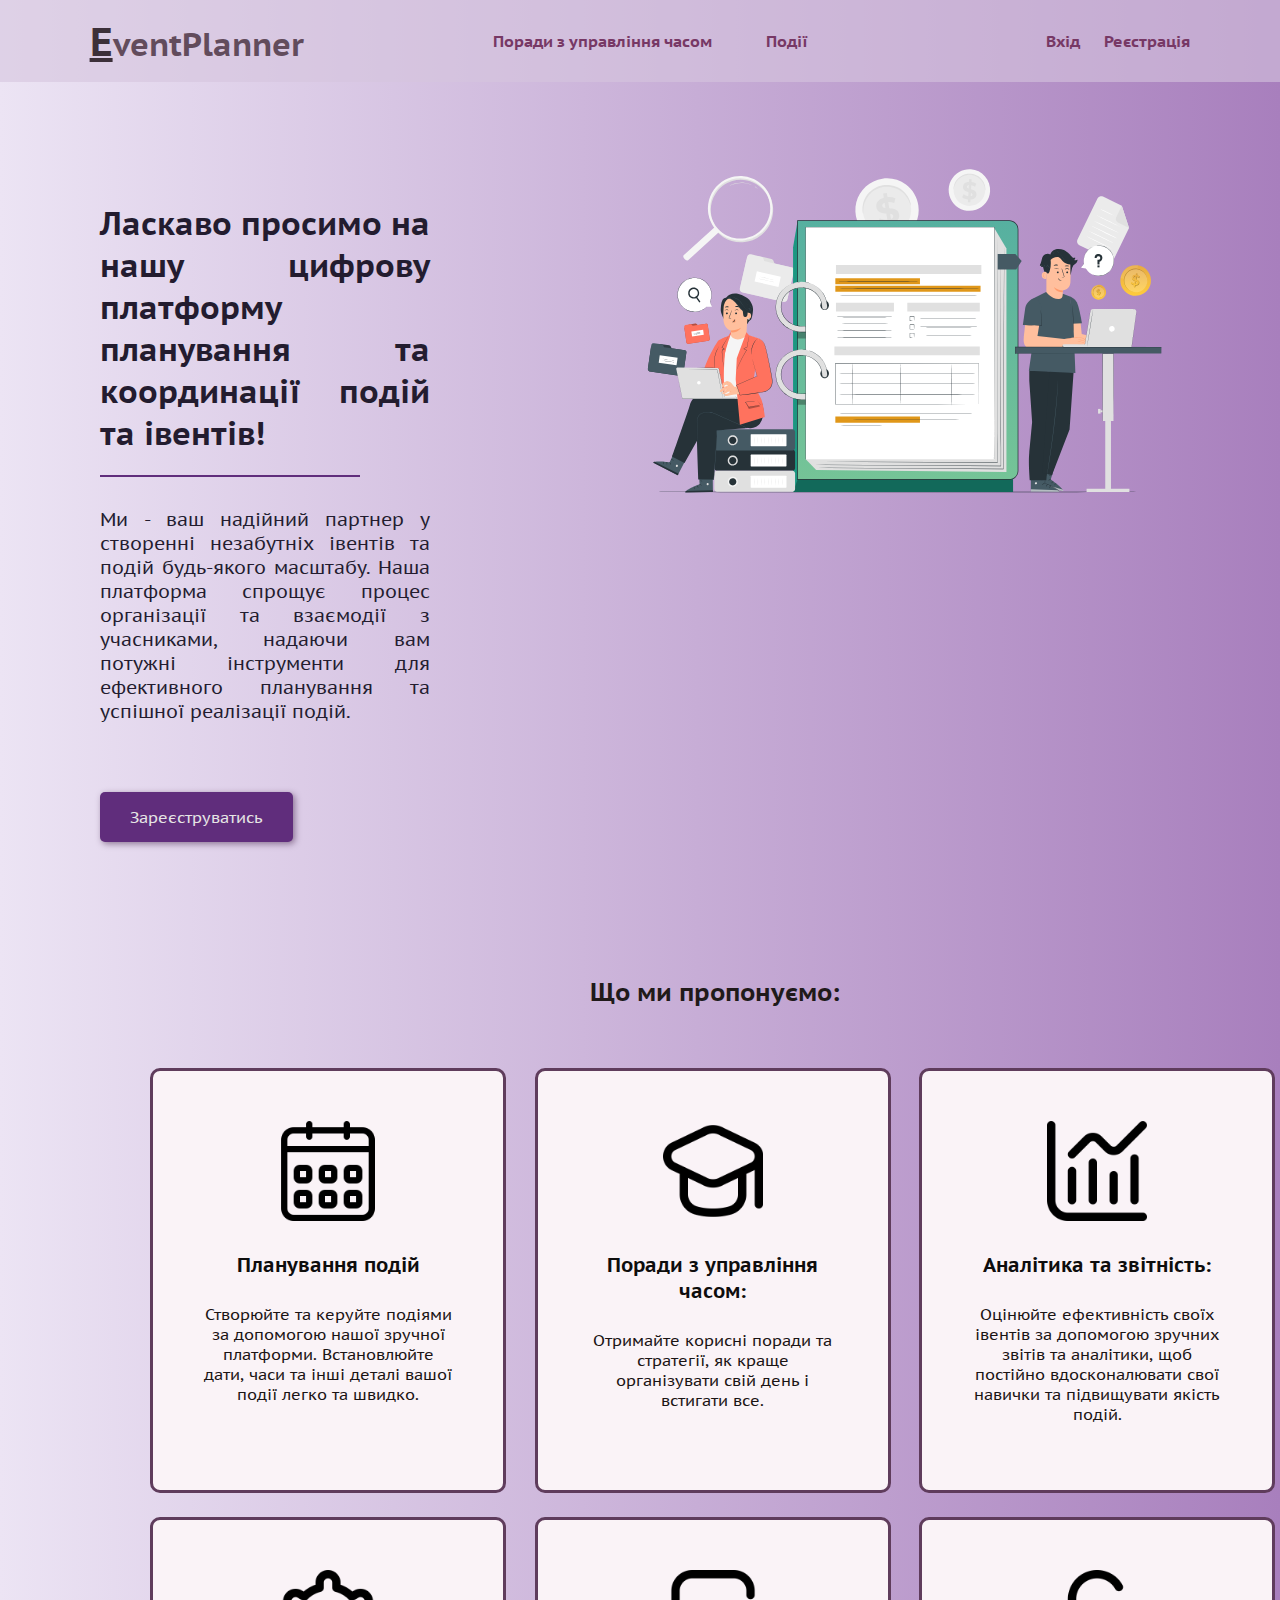
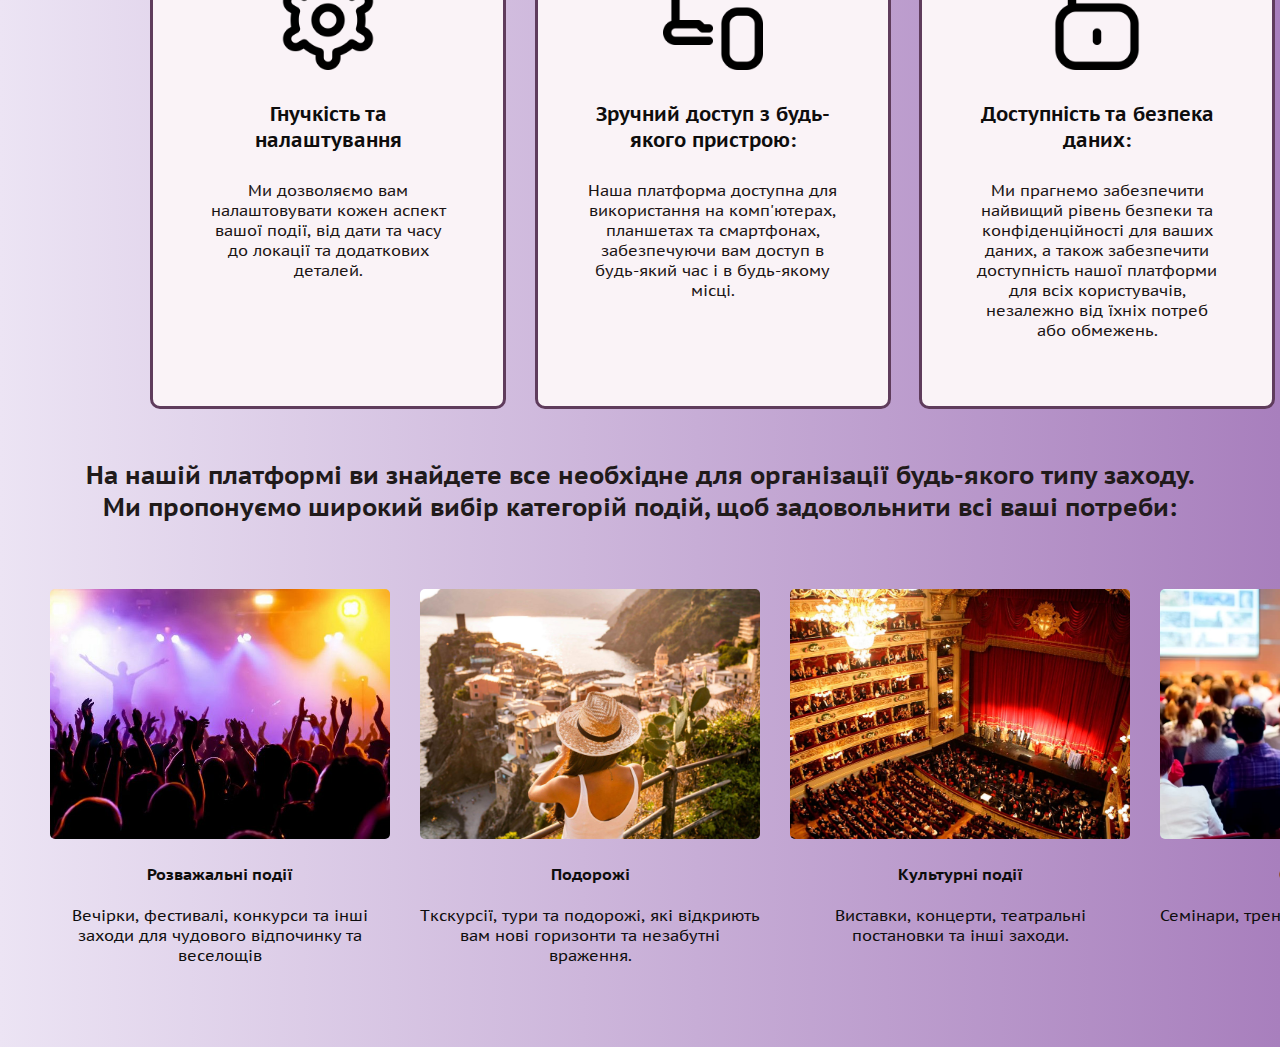
<file: index.html>
<!DOCTYPE html>
<html lang="en">

<head>
    <meta charset="UTF-8">
    <title>Event Planner</title>
    <link rel="stylesheet" href="/css/style.css">
    <link rel="preconnect" href="https://fonts.googleapis.com">
    <link rel="preconnect" href="https://fonts.gstatic.com" crossorigin>
    <link href="https://fonts.googleapis.com/css2?family=PT+Sans+Caption:wght@400;700&display=swap" rel="stylesheet">
<Link rel = "icon" href = "/img/logo.jpg" type = "image / x-icon">
    <Link rel = "shortcut icon" href = ".//img/logo.jpg" typ e = "image / x-icon"> 
</head>
        <header class="header">
            <a href="#" class="logo">
                <span>E</span>ventPlanner
            </a>

            <nav style="text-align: center;">
                <ul class="nav_links">
                    <li><a href="tips.html">Поради з управління часом</a></li>
                    <li><a href="event.html">Події</a></li>
                </ul>
            </nav>

            <nav class="main_menu">
                <ul>
                    <li><a href="login.html">Вхід</a></li>
                    <li><a href="registration.html">Реєстрація</a></li>
                </ul>
            </nav>
        </header>
        <main>
            <div style="display: flex; ">
                <div>
                    <h1>Ласкаво просимо на нашу цифрову платформу планування та координацiї подiй та iвентiв!</h1>
                    <hr width="60%" color="#602d7c" size="2">
                    <h3>Ми - ваш надійний партнер у створенні незабутніх івентів та подій будь-якого масштабу. Наша платформа спрощує процес організації та взаємодії з учасниками, надаючи вам потужні інструменти для ефективного планування та успішної реалізації подій.</h3>
                    <a class="register_button" href="registration.html">Зареєструватись</a>
                </div>
                <div>
                    <img  class="img_1" src="./img/1.svg" alt="Planner">
                </div>
        </div>
        <section >
            <div class="service">
            <div class="container">
                <h2 class="h2_1">Що ми пропонуємо:</h2>
            </div>
            <div class="box_container">
                <div class="box">
                    <img class="img_service" src="./img/calendar.png" alt="">
                    <h4>Планування подій</h4>
                    <p>Створюйте та керуйте подіями за допомогою нашої зручної платформи. Встановлюйте дати, часи та інші деталі вашої події легко та швидко.</p>
                </div>
                <div class="box">
                    <img  class="img_service" src="./img/graduation.png" alt="">
                    <h4>Поради з управління часом: </h4>
                    <p>Отримайте корисні поради та стратегії, як краще організувати свій день і встигати все.</p>
                </div>
                <div class="box">
                    <img  class="img_service" src="./img/char.png" alt="">
                    <h4>Аналітика та звітність:</h4>
                    <p>Оцінюйте ефективність своїх івентів за допомогою зручних звітів та аналітики, щоб постійно вдосконалювати свої навички та підвищувати якість подій.</p>
                </div>
              <div class="box">
                    <img  class="img_service" src="./img/settings.png" alt="">
                    <h4>Гнучкість та налаштування</h4>
                    <p> Ми дозволяємо вам налаштовувати кожен аспект вашої події, від дати та часу до локації та додаткових деталей.</p>
                </div>
                <div class="box">
                    <img  class="img_service" src="./img/laptop.png" alt="">
                    <h4>Зручний доступ з будь-якого пристрою:</h4>
                    <p>Наша платформа доступна для використання на комп'ютерах, планшетах та смартфонах, забезпечуючи вам доступ в будь-який час і в будь-якому місці.</p>
                </div>
                <div class="box">
                    <img  class="img_service" src="./img/unlock.png" alt="">
                    <h4>Доступність та безпека даних: </h4>
                    <p>Ми прагнемо забезпечити найвищий рівень безпеки та конфіденційності для ваших даних, а також забезпечити доступність нашої платформи для всіх користувачів, незалежно від їхніх потреб або обмежень.</p>
                </div> 
            </div>
        </div>
            <section>
                <div>
                    <h2>На нашiй платформi ви знайдете все необхiдне для органiзацiї будь-якого типу заходу.  <br>Ми пропонуємо широкий вибiр категорiй подiй, щоб задовольнити всi вашi потреби:</h2>
                </div>
                <div>
                    <ul class="img_list">
                        <li>
                            <img class="category_img" src="./img/koncert.jpg" alt="">
                            <h4>Розважальні події</h4>
                            <p>Вечірки, фестивалі, конкурси та інші заходи для чудового відпочинку та веселощів</p>
                        </li>
                        <li>
                            <img  class="category_img"src="./img/travel.jpg" alt="">
                            <h4>Подорожі</h4>
                            <p>Tкскурсії, тури та подорожі, які відкриють вам нові горизонти та незабутні враження.</p>
                        </li>
                        <li>
                            <img class="category_img" src="./img/teatr.jpg" alt="">
                            <h4>Культурні події</h4>
                            <p>Виставки, концерти, театральні постановки та інші заходи.</p>
                        </li>
                        <li>
                            <img  class="category_img"src="./img/Konferentsiya.webp" alt="">
                            <h4>Освітні події</h4>
                            <p>Семінари, тренінги, конференції та курси.</p>
                        </li>
                        
                        
                    </ul>
                </div>
               
            </section>
        </section>
        
   
</div>

       
    </main>
    
</body>
</html>
</file>
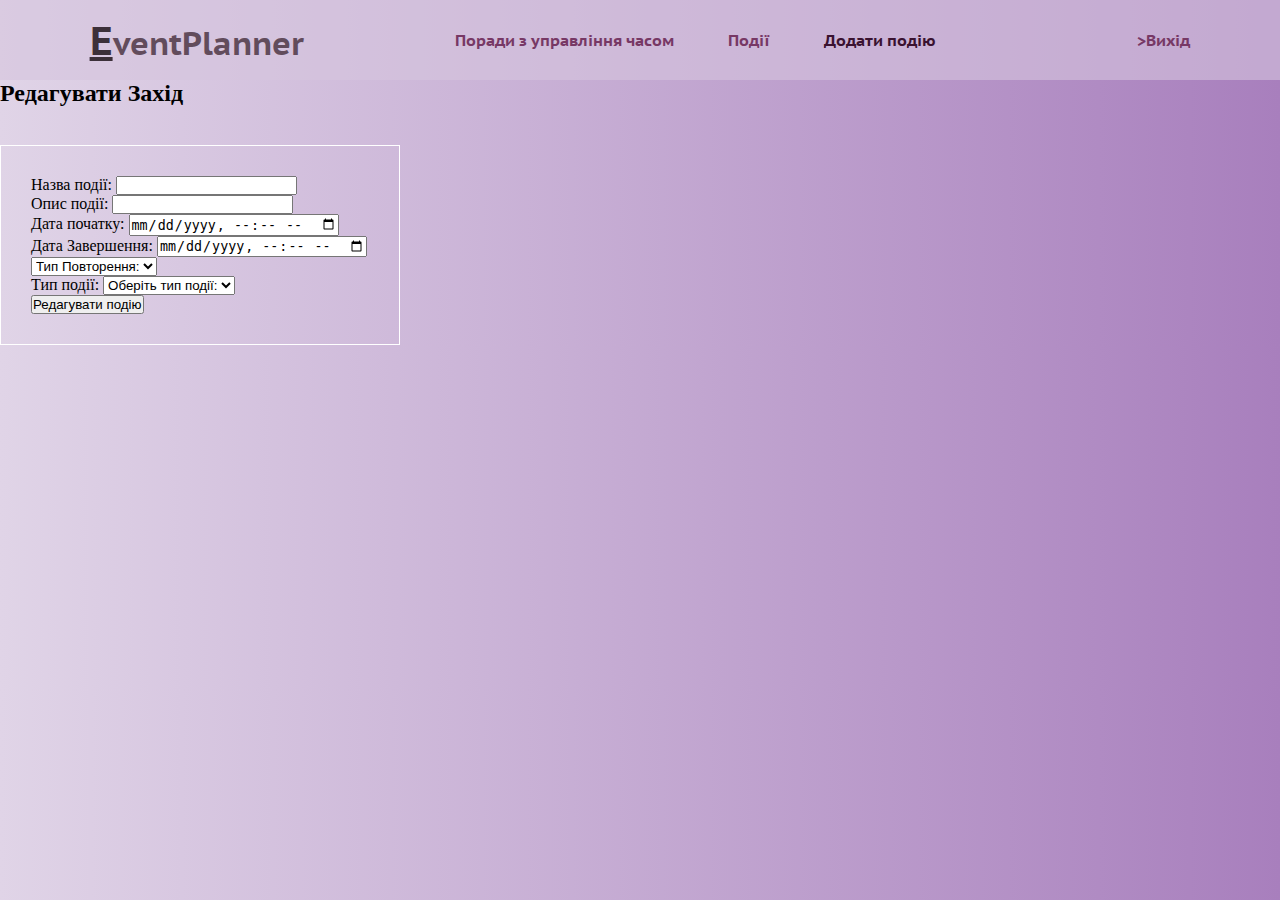
<file: editEvent.html>
<!DOCTYPE html>
<html lang="en">

<head>
    <meta charset="UTF-8">
    <title>Event Planner</title>
    <link rel="stylesheet" href="/css/editEvent.css">
    <link rel="preconnect" href="https://fonts.googleapis.com">
    <link rel="preconnect" href="https://fonts.gstatic.com" crossorigin>
    <link href="https://fonts.googleapis.com/css2?family=PT+Sans+Caption:wght@400;700&display=swap" rel="stylesheet">
    <link href="https://cdn.jsdelivr.net/npm/bootstrap@5.2.3/dist/css/bootstrap.min.css" rel="stylesheet"
        integrity="sha384-rbsA2VBKQhggwzxH7pPCaAqO46MgnOM80zW1RWuH61DGLwZJEdK2Kadq2F9CUG65" crossorigin="anonymous">
    <link rel="stylesheet" href="./css/newevent.css">

</head>
<body>

   <header class="header">
        <a href="./registeredPage.html" class="logo">
            <span>E</span>ventPlanner
        </a>
        <nav style="text-align: center;">
            <ul class="nav_links">
                <li><a href="tips.html">Поради з управління часом</a></li>
                <li><a href="./eventPage.html">Події</a></li>
                <li><a  class="active" href="#">Додати подію</a></li>
            </ul>
            </nav>
            <nav class="main_menu">
                <ul>
                    <li>
                         <a href="./index.html">>Вихід</a>
                   </li>
                </ul>
            </nav>
    </header>
    <main>
        <h2 class="text-center mt-3">
            Редагувати Захід
        </h2>
        
        <div class="container editEvent">
            <form id="newEventForm" name="newEventForm" method="POST">
    
                <div class="form-group">
                    <label for="event-name">Назва події:</label>
                    <input type="text" class="form-control" id="event-name" name="event-name">
                </div>
    
                <div class="form-group">
                    <label for="event-description">Опис події:</label>
                    <input type="text" class="form-control" id="inputDescription" aria-describedby="emailHelp" name="event-description">
                </div>
    
                <div class="form-group">
                    <label for="event-start">Дата початку:</label>
                    <input type="datetime-local" class="form-control" id="inputStart" name="event-start">
                </div>
    
                <div class="form-group">
                    <label for="event-end">Дата Завершення:</label>
                    <input type="datetime-local" class="form-control" id="inputEnd" name="event-end">
                </div>
    
                <div class="form-group mt-3">
                    <select class="form-select form-select-sm" aria-label=".form-select-sm example" id="recurrenceType" name="recurrence-type">
                        <option selected value="0">Тип Повторення:</option>
                        <option value="Single">Одноразовий</option>
                        <option value="Daily">Щоденний</option>
                        <option value="Weekly">Щотижневий</option>
                        <option value="Monthly">Щомісячний</option>
                        <option value="Yearly">Щорічний</option>
                    </select>
                </div>
                <div class="form-group mt-3">
                    <label for="eventType">Тип події:</label>
                    <select class="form-select form-select-sm" aria-label=".form-select-sm example" id="eventType" name="event-type">
                        <option selected value="0">Оберіть тип події:</option>
                        <option value="Cultural">Культурні події</option>
                        <option value="Educational">Освітні</option>
                        <option value="Entertainment">Розважальні</option>
                        <option value="Travel">Подорожі</option>
                        <option value="Business">Бізнес події</option>
                    </select>
                </div>
    
    
                <button type="submit" class="btn btn-primary mt-3" value="send" name="submit" onclick="edit()">Редагувати подію</button>
            </form>
    
        </div>
    </main>
    
         <script src="https://cdn.jsdelivr.net/npm/bootstrap@5.2.3/dist/js/bootstrap.bundle.min.js"
             integrity="sha384-kenU1KFdBIe4zVF0s0G1M5b4hcpxyD9F7jL+jjXkk+Q2h455rYXK/7HAuoJl+0I4"
             crossorigin="anonymous"></script>
         <script src="https://code.jquery.com/jquery-3.6.1.js"
             integrity="sha256-3zlB5s2uwoUzrXK3BT7AX3FyvojsraNFxCc2vC/7pNI=" crossorigin="anonymous"></script>
         <script src="./js/editEvent.js"></script>
     
    </main>

</body>
</html>
</file>
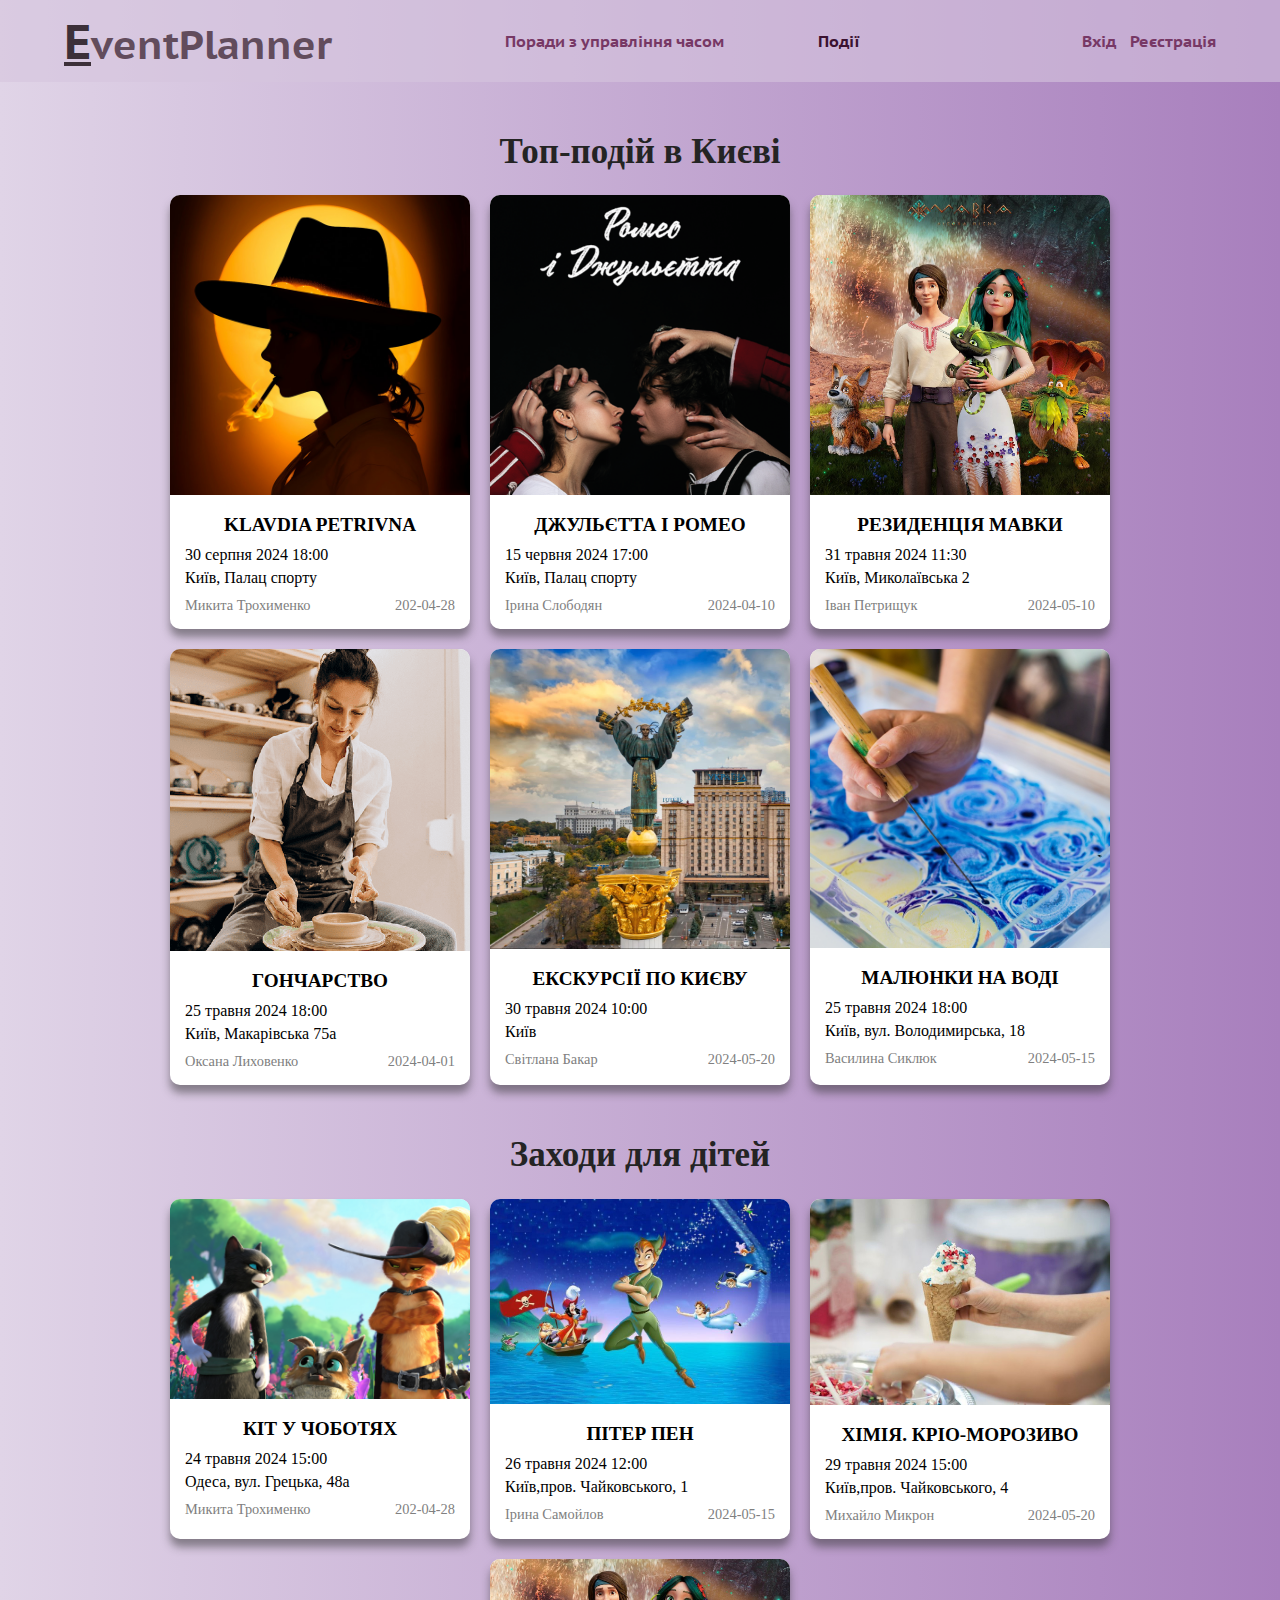
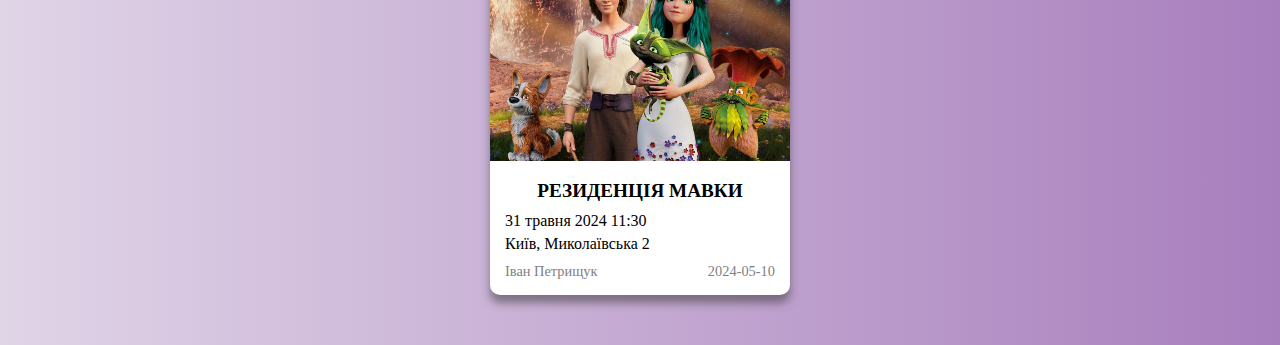
<file: event.html>
<!DOCTYPE html>
<html lang="en">

<head>
    <meta charset="UTF-8">
    <title>Event Planner</title>
    <link rel="stylesheet" href="./css/event.css">
    <link rel="preconnect" href="https://fonts.googleapis.com">
    <link rel="preconnect" href="https://fonts.gstatic.com" crossorigin>
    <link href="https://fonts.googleapis.com/css2?family=PT+Sans+Caption:wght@400;700&display=swap" rel="stylesheet">
    
</head>
<body>
    <header class="header">
        <a href="index.html" class="logo">
            <span>E</span>ventPlanner
        </a>

        <nav style="text-align: center;">
            <ul class="nav_links">
                <li><a  href="tips.html">Поради з управління часом</a></li>
                <li><a class="active" href="#">Події</a></li>
            </ul>
        </nav>

        <nav class="main_menu">
            <ul>
                <li><a href="login.html">Вхід</a></li>
                <li><a href="registration.html">Реєстрація</a></li>
            </ul>
        </nav>
    </header>
    <main>
        <div>
            <h1>Топ-подій в Києві</h1>
            <div class="event-list">
                <div class="event-item">
                    <div class="event-image">
                        <img src="./img/klavdia.jpg" alt="Event Image">
                    </div>
                    <div class="event-details">
                            <h2>KLAVDIA PETRIVNA</h2>
                            <p>30 серпня 2024 18:00</p>
                            <p>Київ, Палац спорту</p>
                            <div class="event-info">
                                
                                <span>Микита Трохименко</span>
                                <span>202-04-28</span>
                            </div>
                            <button class="join-button">ПРИЄДНАТИСЬ</button>

                    </div>
                    
                </div>
                <div class="event-item">
                    <div class="event-image">
                        <img src="./img/RomeoandJuliet.png" alt="Event Image">
                    </div>
                    <div class="event-details">
                            <h2>ДЖУЛЬЄТТА І РОМЕО</h2>
                            <p>15 червня 2024 17:00</p>
                            <p>Київ, Палац спорту</p>
                            <div class="event-info">
                                
                                <span>Ірина Слободян</span>
                                <span>2024-04-10</span>
                            </div>
                            <button class="join-button">ПРИЄДНАТИСЬ</button>

                    </div>
                </div>
                <div class="event-item">
                    <div class="event-image">
                        <img src="./img/mavka.jpg" alt="Event Image">
                    </div>
                    <div class="event-details">
                            <h2>РЕЗИДЕНЦІЯ МАВКИ</h2>
                            <p>31 травня 2024 11:30</p>
                            <p>Київ, Миколаївська 2</p>
                            <div class="event-info">
                                
                                <span>Іван Петрищук</span>
                                <span>2024-05-10</span>
                            </div>
                            <button class="join-button">ПРИЄДНАТИСЬ</button>

                    </div>
                </div>
                <div class="event-item">
                    <div class="event-image">
                        <img src="./img/pottery.png" alt="Event Image">
                    </div>
                    <div class="event-details">
                            <h2>ГОНЧАРСТВО</h2>
                            <p>25 травня 2024 18:00</p>
                            <p>Київ, Макарівська 75а</p>
                            <div class="event-info">
                                
                                <span>Оксана Лиховенко</span>
                                <span>2024-04-01</span>
                            </div>
                            <button class="join-button">ПРИЄДНАТИСЬ</button>

                    </div>
                </div>
                <div class="event-item">
                    <div class="event-image">
                        <img src="./img/kyiv.png" alt="Event Image">
                    </div>
                    <div class="event-details">
                            <h2>ЕКСКУРСІЇ ПО КИЄВУ</h2>
                            <p>30 травня 2024 10:00</p>
                            <p>Київ</p>
                            <div class="event-info">
                                
                                <span>Світлана Бакар</span>
                                <span>2024-05-20</span>
                            </div>
                            <button class="join-button">ПРИЄДНАТИСЬ</button>

                    </div>
                </div>
                <div class="event-item">
                    <div class="event-image">
                        <img src="./img/art.png" alt="Event Image">
                    </div>
                    <div class="event-details">
                            <h2>МАЛЮНКИ НА ВОДІ</h2>
                            <p>25 травня 2024 18:00</p>
                            <p>Київ, вул. Володимирська, 18</p>
                            <div class="event-info">
                                
                                <span>Василина Сиклюк</span>
                                <span>2024-05-15</span>
                            </div>
                            <button class="join-button">ПРИЄДНАТИСЬ</button>

                    </div>
                </div>
            </div>
            <div id="registerModal" class="modal">
                <div class="modal-content">
                    <span class="close-button">&times;</span>
                    <p>Щоб приєднатися до цієї події, ви повинні зареєструватися.</p>
                    <a href="./registration.html">Зареєструватись</a>
                </div>
            </div>


            <h1>Заходи для дітей</h1>
            <div class="event-list">
                <div class="event-item">
                    <div class="event-image">
                        <img src="./img/catinboots.jpg" alt="Event Image">
                    </div>
                    <div class="event-details">
                            <h2>КІТ У ЧОБОТЯХ</h2>
                            <p>24 травня 2024 15:00</p>
                            <p>Одеса, вул. Грецька, 48а</p>
                            <div class="event-info">
                                
                                <span>Микита Трохименко</span>
                                <span>202-04-28</span>
                            </div>
                            <button class="join-button">ПРИЄДНАТИСЬ</button>
                    </div>  
                </div>
               
                <div class="event-item">
                    <div class="event-image">
                        <img src="./img/peterpan.jpg" alt="Event Image">
                    </div>
                    <div class="event-details">
                            <h2>ПІТЕР ПЕН </h2>
                            <p>26 травня 2024 12:00</p>
                            <p>Київ,пров. Чайковського, 1</p>
                            <div class="event-info">
                                
                                <span>Ірина Самойлов</span>
                                <span>2024-05-15</span>
                            </div>
                            <button class="join-button">ПРИЄДНАТИСЬ</button>

                    </div>
                </div>
                <div class="event-item">
                    <div class="event-image">
                        <img src="./img/master_klass_krio-morozhenoe-1.jpg" alt="Event Image">
                    </div>
                    <div class="event-details">
                            <h2>ХІМІЯ. КРІО-МОРОЗИВО</h2>
                            <p>29 травня 2024 15:00</p>
                            <p>Київ,пров. Чайковського, 4</p>
                            <div class="event-info">
                                
                                <span>Михайло Микрон</span>
                                <span>2024-05-20</span>
                            </div>
                            <button class="join-button">ПРИЄДНАТИСЬ</button>

                    </div>
                </div>
                <div class="event-item">
                    <div class="event-image">
                        <img src="./img/mavka2.png" alt="Event Image">
                    </div>
                    <div class="event-details">
                            <h2>РЕЗИДЕНЦІЯ МАВКИ</h2>
                            <p>31 травня 2024 11:30</p>
                            <p>Київ, Миколаївська 2</p>
                            <div class="event-info">
                                
                                <span>Іван Петрищук</span>
                                <span>2024-05-10</span>
                            </div>
                            <button class="join-button">ПРИЄДНАТИСЬ</button>

                    </div>
                </div>
        </div>
    </main>
    
    <script src="./js/joinwindow.js"></script>

</body>
</html>
</file>
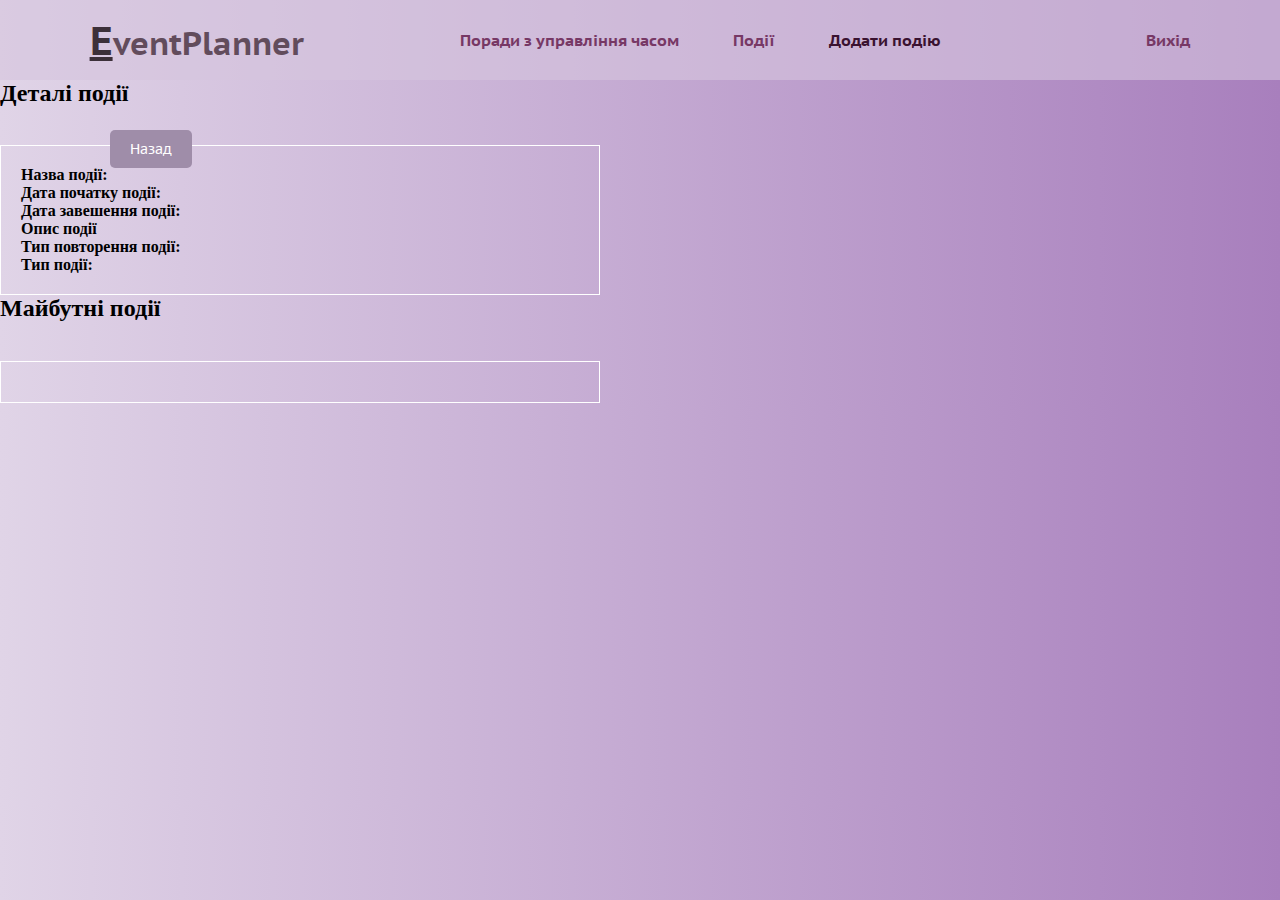
<file: eventdetails.html>
<!DOCTYPE html>
<html lang="en">

<head>
    <meta charset="UTF-8">
    <title>Event Planner</title>
    <link rel="stylesheet" href="/css/eventdetails.css">
    <link rel="preconnect" href="https://fonts.googleapis.com">
    <link rel="preconnect" href="https://fonts.gstatic.com" crossorigin>
    <link href="https://fonts.googleapis.com/css2?family=PT+Sans+Caption:wght@400;700&display=swap" rel="stylesheet">
    <link href="https://cdn.jsdelivr.net/npm/bootstrap@5.2.3/dist/css/bootstrap.min.css" rel="stylesheet"
    integrity="sha384-rbsA2VBKQhggwzxH7pPCaAqO46MgnOM80zW1RWuH61DGLwZJEdK2Kadq2F9CUG65" crossorigin="anonymous">
</head>
<body>

   <header class="header">
        <a href="./registeredPage.html" class="logo">
            <span>E</span>ventPlanner
        </a>
        <nav style="text-align: center;">
            <ul class="nav_links">
                <li><a href="tips.html">Поради з управління часом</a></li>
                <li><a href="./eventPage.html">Події</a></li>
                <li><a  a class="active"href="#">Додати подію</a></li>
            </ul>
            </nav>
            <nav class="main_menu">
                <ul>
                    <li>
                         <a href="./index.html">Вихід</a>
                   </li>
                </ul>
            </nav>
    </header>
    <main>
        <button class="back-button" onclick="goBack()">Назад</button>
        <h2 class="text-center mt-5">Деталі події</h2>
        <div class="container">
            <h4>Назва події:</h4>
            <p id="eventName"></p>
            <h4>Дата початку події:</h4>
            <p id="eventStartDate"></p>
            <h4>Дата завешення події:</h4>
            <p id="eventEndDate"></p>
            <h4>Опис події</h4>
            <p id="eventrecurrenceType"></p>
            <h4>Тип  повторення події:</h4>
            <p id="eventType"></p>
            <h4>Тип події:</h4>
            <p id="eventDescription"></p>
        </div>
        <h2 class="text-center mt-5">Майбутні події</h2>
        <div class="container" id="fiveDetails">
    </main>
    
        </div>
        <script src="./js/eventdetails.js"></script>
    </main>
</body>
</html>
</file>
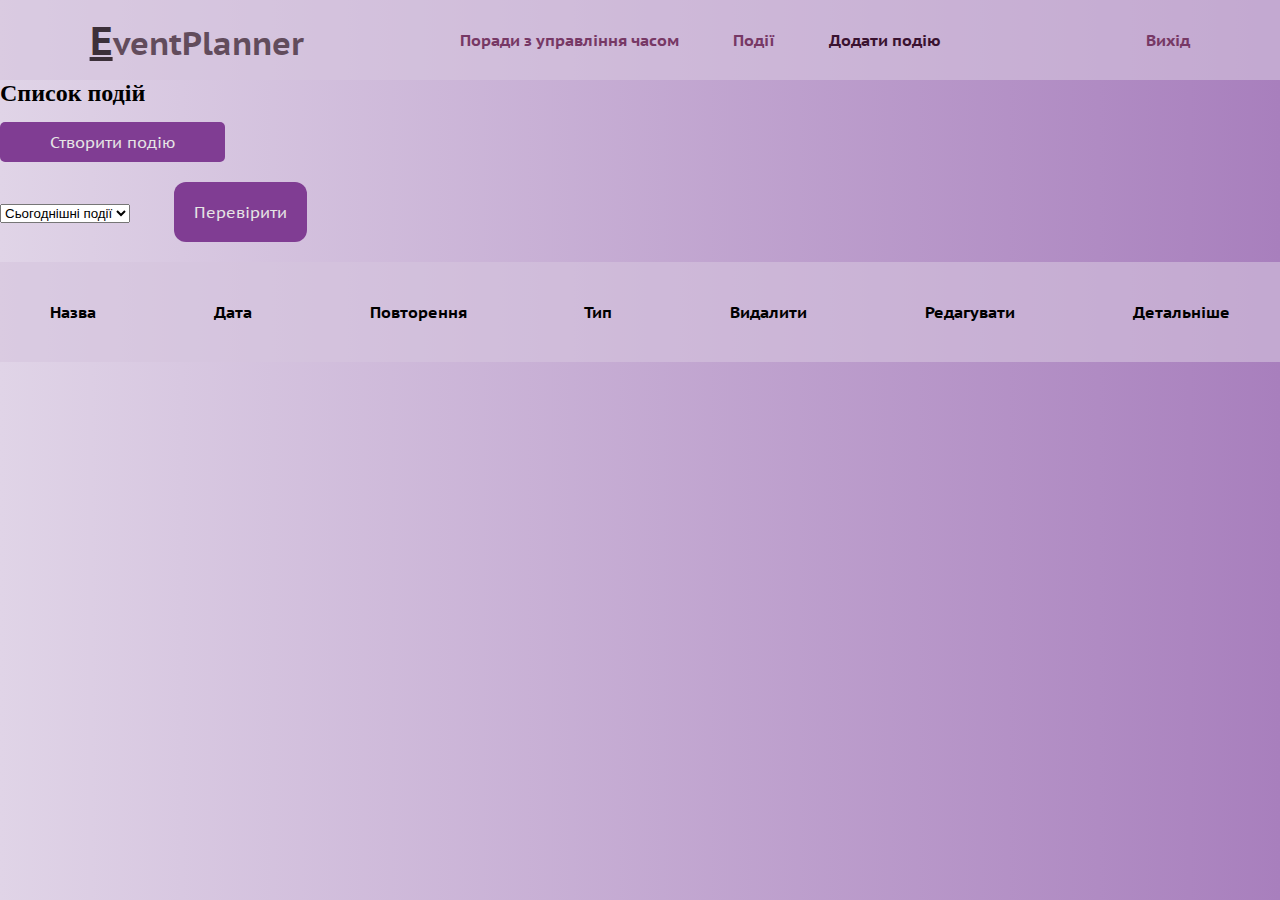
<file: eventlist.html>
<!DOCTYPE html>
<html lang="en">

<head>
    <meta charset="UTF-8">
    <title>Event Planner</title>
    <link rel="stylesheet" href="/css/eventlist.css">
    <link rel="preconnect" href="https://fonts.googleapis.com">
    <link rel="preconnect" href="https://fonts.gstatic.com" crossorigin>
    <link href="https://fonts.googleapis.com/css2?family=PT+Sans+Caption:wght@400;700&display=swap" rel="stylesheet">
    <link href="https://cdn.jsdelivr.net/npm/bootstrap@5.2.3/dist/css/bootstrap.min.css" rel="stylesheet"
    integrity="sha384-rbsA2VBKQhggwzxH7pPCaAqO46MgnOM80zW1RWuH61DGLwZJEdK2Kadq2F9CUG65" crossorigin="anonymous">
</head>
<body>

   <header class="header">
        <a href="./registeredPage.html" class="logo">
            <span>E</span>ventPlanner
        </a>
        <nav style="text-align: center;">
            <ul class="nav_links">
                <li><a href="tips.html">Поради з управління часом</a></li>
                <li><a href="./eventPage.html">Події</a></li>
                <li><a  class="active" href="#">Додати подію</a></li>
            </ul>
            </nav>
            <nav class="main_menu">
                <ul>
                    <li>
                         <a href="./index.html">Вихід</a>
                   </li>
                </ul>
            </nav>
    </header>

    <main>
        <h2 class="text-center mt-3">Список подій</h2>
    
        <div class="container">
            <div class="text-center">
                <button class="btn_btn_primary" onclick="newEvent()">Створити подію</button>
            </div>
    
            <div class="d-flex">
                <select class="form-select mb-3" aria-label="Default select example" id="timeLine">
                    <option selected value="today">Сьогоднішні події</option>
                    <option value="thisWeek">Цього Тижня</option>
                    <option value="thisMonth">Цього Місяця</option>
                    <option value="thisYear">Цього Року</option>
                </select>
                <button class="btn_btn_primary_my_2" onclick="myFunction()">Перевірити</button>
            </div>
    
            <ul class="list">
                <li>Назва </li>
                <li>Дата </li>
                <li> Повторення</li>
                <li>Тип </li>
                <li>Видалити </li>
                <li>Редагувати</li>
                <li>Детальніше </li>
            </ul>
            <table id="myTable">
                <thead>
                  
                </thead>
                <tbody></tbody>
                <tfoot></tfoot>
            </table>
        </div>
    </main>
    
    
    
        <script src="https://cdn.jsdelivr.net/npm/bootstrap@5.2.3/dist/js/bootstrap.bundle.min.js"
            integrity="sha384-kenU1KFdBIe4zVF0s0G1M5b4hcpxyD9F7jL+jjXkk+Q2h455rYXK/7HAuoJl+0I4"
            crossorigin="anonymous"></script>
        <script src="https://code.jquery.com/jquery-3.6.1.js"
            integrity="sha256-3zlB5s2uwoUzrXK3BT7AX3FyvojsraNFxCc2vC/7pNI=" crossorigin="anonymous"></script>
        <script src="./js/eventlist.js"></script>
    
    </main>

</body>
</html>
</file>
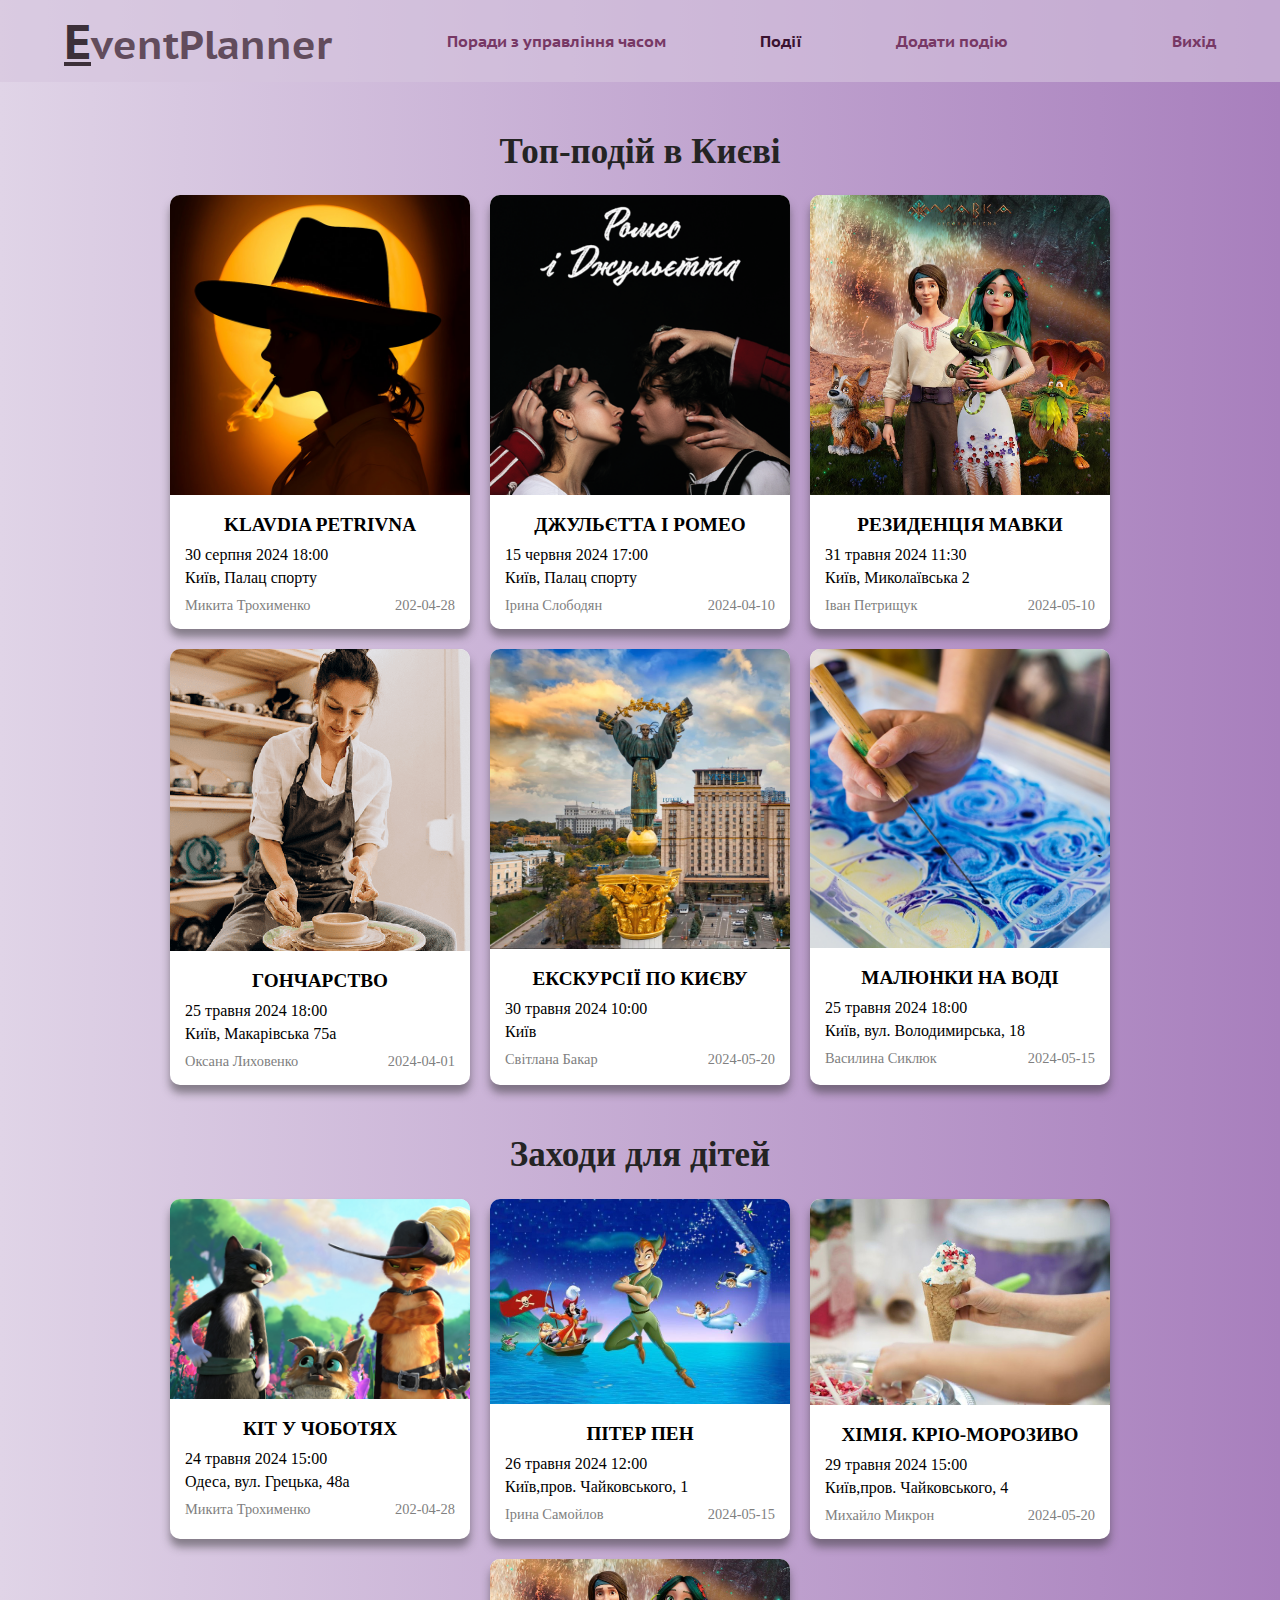
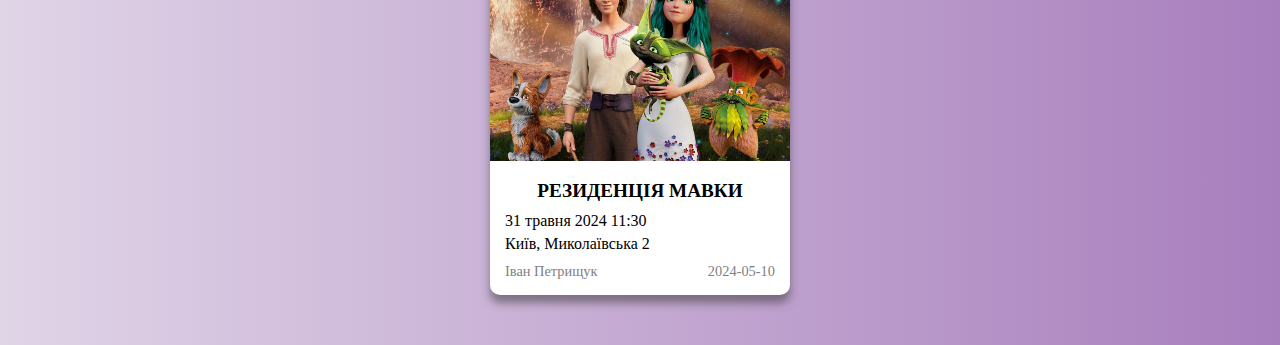
<file: eventPage.html>
<!DOCTYPE html>
<html lang="en">

<head>
    <meta charset="UTF-8">
    <title>Event Planner</title>
    <link rel="stylesheet" href="./css/event.css">
    <link rel="preconnect" href="https://fonts.googleapis.com">
    <link rel="preconnect" href="https://fonts.gstatic.com" crossorigin>
    <link href="https://fonts.googleapis.com/css2?family=PT+Sans+Caption:wght@400;700&display=swap" rel="stylesheet">
    
</head>
<body>
    <header class="header">
        <a href="./registeredPage.html" class="logo">
            <span>E</span>ventPlanner
        </a>

        <nav style="text-align: center;">
            <ul class="nav_links">
                <li><a  href="tips.html">Поради з управління часом</a></li>
                <li><a class="active" href="#">Події</a></li>
                <li><a href="./eventlist.html">Додати подію</a></li>
            </ul>
        </nav>

        <nav class="main_menu">
            <ul>
                <li>
                    <a href="./index.html">Вихід</a>
              </li>
             </ul>
        </nav>
    </header>
    <main>
        <div>
            <h1>Топ-подій в Києві</h1>
            <div class="event-list">
                <div class="event-item">
                    <div class="event-image">
                        <img src="./img/klavdia.jpg" alt="Event Image">
                    </div>
                    <div class="event-details">
                            <h2>KLAVDIA PETRIVNA</h2>
                            <p>30 серпня 2024 18:00</p>
                            <p>Київ, Палац спорту</p>
                            <div class="event-info">
                                
                                <span>Микита Трохименко</span>
                                <span>202-04-28</span>
                            </div>
                            <button class="join-button">ПРИЄДНАТИСЬ</button>

                    </div>
                    
                </div>
                <div class="event-item">
                    <div class="event-image">
                        <img src="./img/RomeoandJuliet.png" alt="Event Image">
                    </div>
                    <div class="event-details">
                            <h2>ДЖУЛЬЄТТА І РОМЕО</h2>
                            <p>15 червня 2024 17:00</p>
                            <p>Київ, Палац спорту</p>
                            <div class="event-info">
                                
                                <span>Ірина Слободян</span>
                                <span>2024-04-10</span>
                            </div>
                            <button class="join-button">ПРИЄДНАТИСЬ</button>

                    </div>
                </div>
                <div class="event-item">
                    <div class="event-image">
                        <img src="./img/mavka.jpg" alt="Event Image">
                    </div>
                    <div class="event-details">
                            <h2>РЕЗИДЕНЦІЯ МАВКИ</h2>
                            <p>31 травня 2024 11:30</p>
                            <p>Київ, Миколаївська 2</p>
                            <div class="event-info">
                                
                                <span>Іван Петрищук</span>
                                <span>2024-05-10</span>
                            </div>
                            <button class="join-button">ПРИЄДНАТИСЬ</button>

                    </div>
                </div>
                <div class="event-item">
                    <div class="event-image">
                        <img src="./img/pottery.png" alt="Event Image">
                    </div>
                    <div class="event-details">
                            <h2>ГОНЧАРСТВО</h2>
                            <p>25 травня 2024 18:00</p>
                            <p>Київ, Макарівська 75а</p>
                            <div class="event-info">
                                
                                <span>Оксана Лиховенко</span>
                                <span>2024-04-01</span>
                            </div>
                            <button class="join-button">ПРИЄДНАТИСЬ</button>

                    </div>
                </div>
                <div class="event-item">
                    <div class="event-image">
                        <img src="./img/kyiv.png" alt="Event Image">
                    </div>
                    <div class="event-details">
                            <h2>ЕКСКУРСІЇ ПО КИЄВУ</h2>
                            <p>30 травня 2024 10:00</p>
                            <p>Київ</p>
                            <div class="event-info">
                                
                                <span>Світлана Бакар</span>
                                <span>2024-05-20</span>
                            </div>
                            <button class="join-button">ПРИЄДНАТИСЬ</button>

                    </div>
                </div>
                <div class="event-item">
                    <div class="event-image">
                        <img src="./img/art.png" alt="Event Image">
                    </div>
                    <div class="event-details">
                            <h2>МАЛЮНКИ НА ВОДІ</h2>
                            <p>25 травня 2024 18:00</p>
                            <p>Київ, вул. Володимирська, 18</p>
                            <div class="event-info">
                                
                                <span>Василина Сиклюк</span>
                                <span>2024-05-15</span>
                            </div>
                            <button class="join-button">ПРИЄДНАТИСЬ</button>

                    </div>
                </div>
            </div>
            <div id="registerModal" class="modal">
                <div class="modal-content">
                    <span class="close-button">&times;</span>
                    <p>Хм, зачекайте, ми перевіряємо, чи залишилися вільні місця...</p>
                </div>
            </div>


            <h1>Заходи для дітей</h1>
            <div class="event-list">
                <div class="event-item">
                    <div class="event-image">
                        <img src="./img/catinboots.jpg" alt="Event Image">
                    </div>
                    <div class="event-details">
                            <h2>КІТ У ЧОБОТЯХ</h2>
                            <p>24 травня 2024 15:00</p>
                            <p>Одеса, вул. Грецька, 48а</p>
                            <div class="event-info">
                                
                                <span>Микита Трохименко</span>
                                <span>202-04-28</span>
                            </div>
                            <button class="join-button">ПРИЄДНАТИСЬ</button>
                    </div>  
                </div>
               
                <div class="event-item">
                    <div class="event-image">
                        <img src="./img/peterpan.jpg" alt="Event Image">
                    </div>
                    <div class="event-details">
                            <h2>ПІТЕР ПЕН </h2>
                            <p>26 травня 2024 12:00</p>
                            <p>Київ,пров. Чайковського, 1</p>
                            <div class="event-info">
                                
                                <span>Ірина Самойлов</span>
                                <span>2024-05-15</span>
                            </div>
                            <button class="join-button">ПРИЄДНАТИСЬ</button>

                    </div>
                </div>
                <div class="event-item">
                    <div class="event-image">
                        <img src="./img/master_klass_krio-morozhenoe-1.jpg" alt="Event Image">
                    </div>
                    <div class="event-details">
                            <h2>ХІМІЯ. КРІО-МОРОЗИВО</h2>
                            <p>29 травня 2024 15:00</p>
                            <p>Київ,пров. Чайковського, 4</p>
                            <div class="event-info">
                                
                                <span>Михайло Микрон</span>
                                <span>2024-05-20</span>
                            </div>
                            <button class="join-button">ПРИЄДНАТИСЬ</button>

                    </div>
                </div>
                <div class="event-item">
                    <div class="event-image">
                        <img src="./img/mavka2.png" alt="Event Image">
                    </div>
                    <div class="event-details">
                            <h2>РЕЗИДЕНЦІЯ МАВКИ</h2>
                            <p>31 травня 2024 11:30</p>
                            <p>Київ, Миколаївська 2</p>
                            <div class="event-info">
                                
                                <span>Іван Петрищук</span>
                                <span>2024-05-10</span>
                            </div>
                            <button class="join-button">ПРИЄДНАТИСЬ</button>

                    </div>
                </div>
        </div>
    </main>
    
    <script src="./js/joinwindow.js"></script>

</body>
</html>
</file>
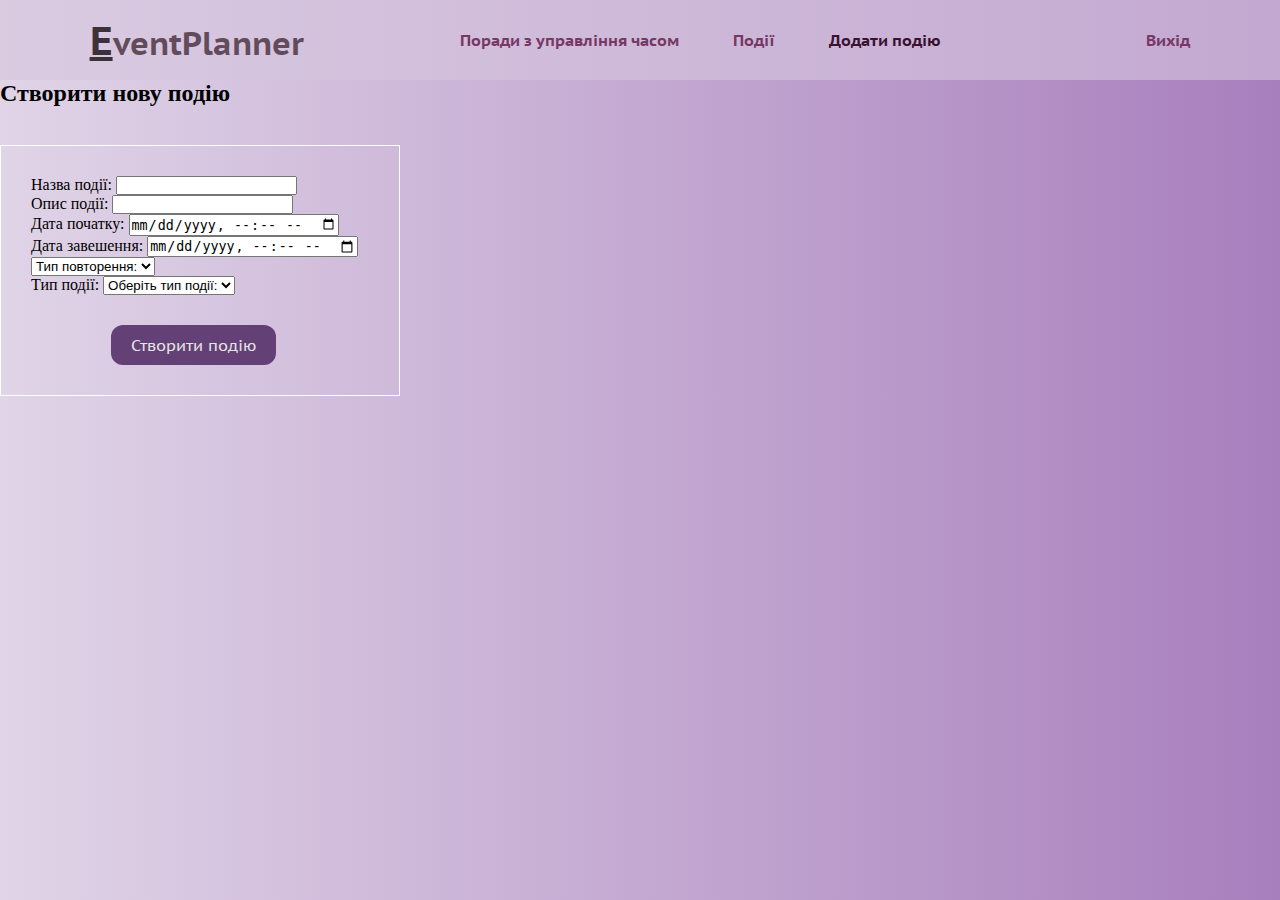
<file: newevent.html>
<!DOCTYPE html>
<html lang="en">

<head>
    <meta charset="UTF-8">
    <title>Event Planner</title>
    <link rel="stylesheet" href="/css/newevent.css">
    <link rel="preconnect" href="https://fonts.googleapis.com">
    <link rel="preconnect" href="https://fonts.gstatic.com" crossorigin>
    <link href="https://fonts.googleapis.com/css2?family=PT+Sans+Caption:wght@400;700&display=swap" rel="stylesheet">
    <link href="https://cdn.jsdelivr.net/npm/bootstrap@5.2.3/dist/css/bootstrap.min.css" rel="stylesheet"
        integrity="sha384-rbsA2VBKQhggwzxH7pPCaAqO46MgnOM80zW1RWuH61DGLwZJEdK2Kadq2F9CUG65" crossorigin="anonymous">
    <link rel="stylesheet" href="./css/newevent.css">

</head>
<body>

   <header class="header">
        <a href="./registeredPage.html" class="logo">
            <span>E</span>ventPlanner
        </a>
        <nav style="text-align: center;">
            <ul class="nav_links">
                <li><a href="tips.html">Поради з управління часом</a></li>
                <li><a href="./eventPage.html">Події</a></li>
                <li><a class="active" href="#">Додати подію</a></li>
            </ul>
            </nav>
            <nav class="main_menu">
                <ul>
                    <li>
                         <a href="./index.html">Вихід</a>
                   </li>
                </ul>
            </nav>
    </header>


    <main>
        <h2 class="text-center mt-3">
            Створити нову подію
        </h2>
        <div class="container">
            <form id="newEventForm" name="newEventForm" method="POST">
    
                <div class="form-group">
                    <label for="event-name">Назва події:</label>
                    <input type="text" class="form-control" id="event-name" name="event-name">
                </div>
    
                <div class="form-group">
                    <label for="event-description">Опис події:</label>
                    <input type="text" class="form-control" id="inputDescription" aria-describedby="emailHelp" name="event-description">
                </div>
    
                <div class="form-group">
                    <label for="event-start">Дата початку:</label>
                    <input type="datetime-local" class="form-control" id="inputStart" name="event-start">
                </div>
    
                <div class="form-group">
                    <label for="event-end">Дата завешення:</label>
                    <input type="datetime-local" class="form-control" id="inputEnd" name="event-end">
                </div>
    
                <div class="form-group mt-3">
                    <select class="form-select form-select-sm" aria-label=".form-select-sm example" id="recurrenceType" name="recurrence-type">
                        <option selected value="0">Тип повторення:</option>
                        <option value="Single">Одноразовий</option>
                        <option value="Daily">Щоденний</option>
                        <option value="Weekly">Щотижневий</option>
                        <option value="Monthly">Щомісячний</option>
                        <option value="Yearly">Щорічний</option>
                    </select>
                </div>

                <div class="form-group mt-3">
                    <label for="eventType">Тип події:</label>
                    <select class="form-select form-select-sm" aria-label=".form-select-sm example" id="eventType" name="event-type">
                        <option selected value="0">Оберіть тип події:</option>
                        <option value="Cultural">Культурні події</option>
                        <option value="Educational">Освітні</option>
                        <option value="Entertainment">Розважальні</option>
                        <option value="Travel">Подорожі</option>
                        <option value="Business">Бізнес події</option>
                    </select>
                </div>
    
                <button type="submit" class="btn_btn_primary_mt_3" value="send" name="submit">Створити подію</button>
            </form>
    
        </div>
    </main>
    
    
        <script src="https://cdn.jsdelivr.net/npm/bootstrap@5.2.3/dist/js/bootstrap.bundle.min.js"
            integrity="sha384-kenU1KFdBIe4zVF0s0G1M5b4hcpxyD9F7jL+jjXkk+Q2h455rYXK/7HAuoJl+0I4"
            crossorigin="anonymous"></script>
        <script src="https://code.jquery.com/jquery-3.6.1.js"
            integrity="sha256-3zlB5s2uwoUzrXK3BT7AX3FyvojsraNFxCc2vC/7pNI=" crossorigin="anonymous"></script>
        <script src="./js/newevent.js"></script>
   
</body>
</html>
</file>
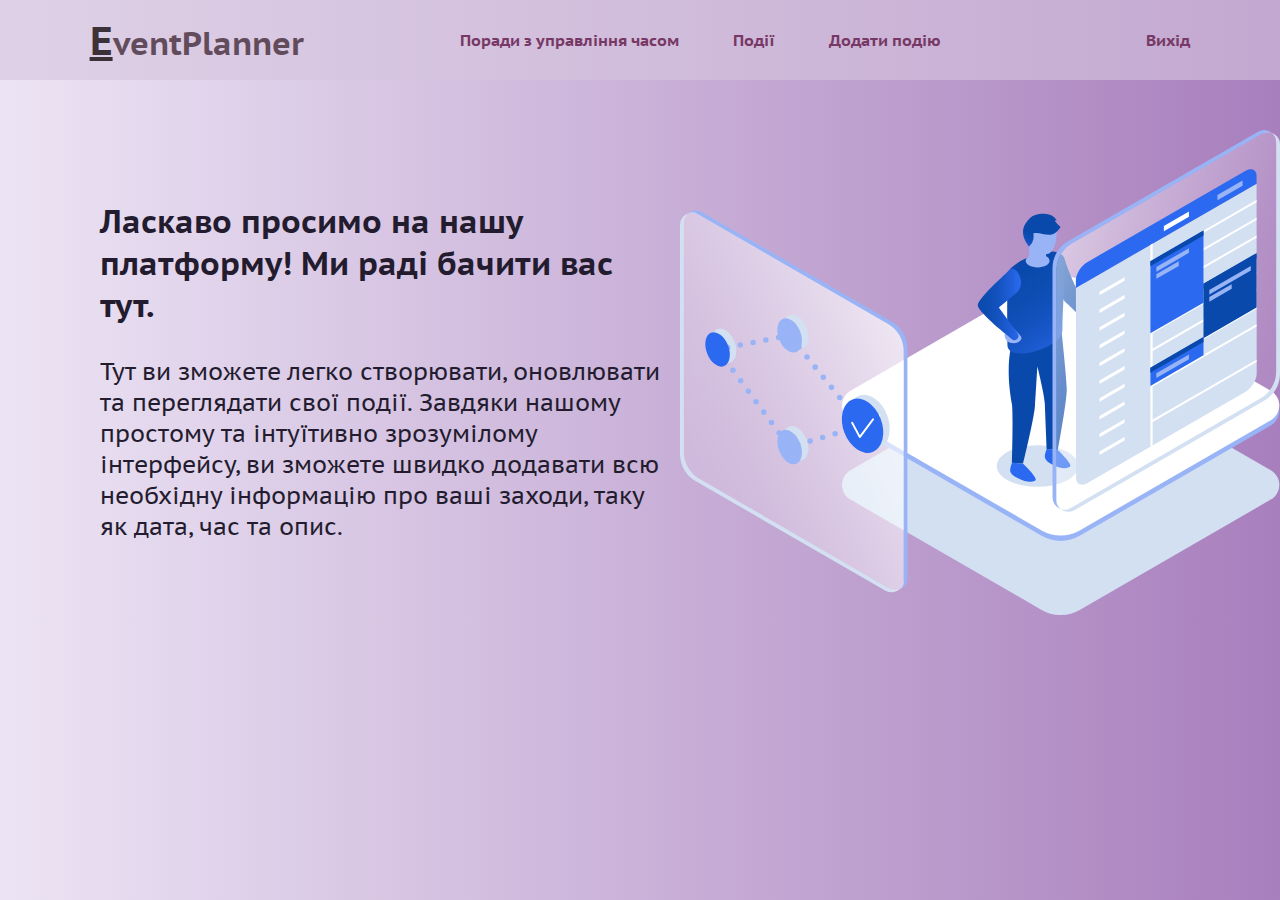
<file: registeredPage.html>
<!DOCTYPE html>
<html lang="en">

<head>
    <meta charset="UTF-8">
    <title>Event Planner</title>
    <link rel="stylesheet" href="/css/registeredPage.css">
    <link rel="preconnect" href="https://fonts.googleapis.com">
    <link rel="preconnect" href="https://fonts.gstatic.com" crossorigin>
    <link href="https://fonts.googleapis.com/css2?family=PT+Sans+Caption:wght@400;700&display=swap" rel="stylesheet">

</head>
<body>

   <header class="header">
        <a href="#" class="logo">
            <span>E</span>ventPlanner
        </a>
        <nav style="text-align: center;">
            <ul class="nav_links">
                <li><a href="tips.html">Поради з управління часом</a></li>
                <li><a href="eventPage.html">Події</a></li>
                <li><a href="./eventlist.html">Додати подію</a></li>
            </ul>
            </nav>
            <nav class="main_menu">
                <ul>
                    <li>
                         <a href="./index.html">Вихід</a>
                   </li>
                </ul>
            </nav>
    </header>
    <main>
        <div style="display: flex; ">
            <div>
                <h1>Ласкаво просимо на нашу платформу! Ми радi бачити вас тут. </h1>
                <h2>Тут ви зможете легко створювати, оновлювати та переглядати свої події.
                    Завдяки нашому простому та інтуїтивно зрозумілому інтерфейсу, ви зможете швидко додавати всю необхідну інформацію про ваші заходи, таку як дата, час та опис.</h2>
             </div>
             <div>
                <img  class="img_1" src="./img/4.svg" alt="Planner">
            </div>
        </div>
    </main>

            
</body>
</html>
</file>
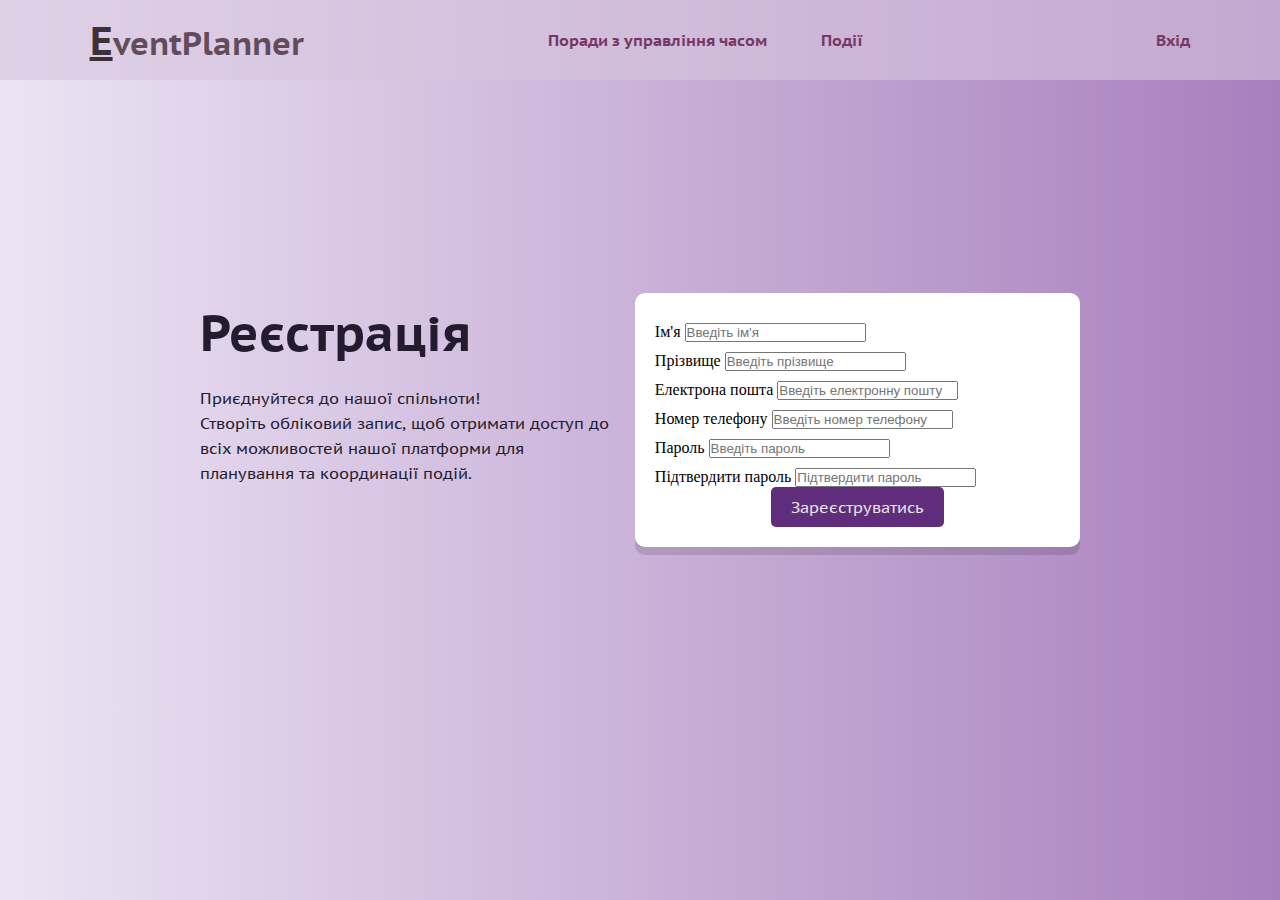
<file: registration.html>
<!DOCTYPE html>
<html lang="en">

<head>
    <meta charset="UTF-8">
    <title>Event Planner</title>
    <link rel="stylesheet" href="/css/registation.css">

    <link rel="preconnect" href="https://fonts.googleapis.com">
    <link rel="preconnect" href="https://fonts.gstatic.com" crossorigin>
    <link href="https://fonts.googleapis.com/css2?family=PT+Sans+Caption:wght@400;700&display=swap" rel="stylesheet">
    <link href='https://fonts.googleapis.com/css?family=Montserrat' rel='stylesheet' type='text/css'>

    <link href="https://cdn.jsdelivr.net/npm/bootstrap@5.2.3/dist/css/bootstrap.min.css" rel="stylesheet"
    integrity="sha384-rbsA2VBKQhggwzxH7pPCaAqO46MgnOM80zW1RWuH61DGLwZJEdK2Kadq2F9CUG65" crossorigin="anonymous">
</head>
<body>
        <header class="header">
            <a href="./index.html" class="logo">
                <span>E</span>ventPlanner
            </a>

            <nav style="text-align: center;">
                <ul class="nav_links">
                    <li><a href="tips.html">Поради з управління часом</a></li>
                    <li><a href="event.html">Події</a></li>
                </ul>
            </nav>
            <nav class="main_menu">
                <ul>
              
                    <li><a href="/login.html">Вхід</a></li>
                </ul>
            </nav>
        </header>
        <main>
            <section class="learn">
               <h1>Реєстрація</h1>
               <p>Приєднуйтеся до нашої спільноти! <br> Створіть обліковий запис, щоб отримати доступ до <br> всіх можливостей  нашої платформи для <br> планування та координації подій.</p>  
            </section>
    

    
                
        <div class="container_1">
            <form id="rgForm" name="RegForm" method="POST">
        
                <div class="form-group">
                    <label for="name">Ім'я</label>
                    <input type="text"   placeholder="Введіть ім'я"class="form-control" id="inputName" name="name">
                </div>
    
                <div class="form-group">
                    <label for="lastname">Прізвище</label>
                    <input type="text"   placeholder="Введіть прізвище"class="form-control" id="inputLastName" name="lastname">
                </div>

                <div class="form-group">
                    <label for="email">Електрона пошта</label>
                    <input type="email"   placeholder="Введіть електронну пошту"class="form-control" id="inputEmail" aria-describedby="emailHelp" name="email">
                </div>
    
                <div class="form-group">
                    <label for="phoneno">Номер телефону</label>
                    <input type="text"  placeholder="Введіть номер телефону"class="form-control" id="inputPhoneno" name="phoneno">
                </div>
    
                <div class="form-group">
                    <label for="password" >Пароль</label>
                    <input type="password"  placeholder="Введіть пароль" class="form-control" id="inputPassword" name="password">
                </div>
                <div class="form-group">
                    <label for="repeatpassword" >Підтвердити пароль</label>
                    <input type="password"  placeholder="Підтвердити пароль" class="form-control" id="inputRepeatPassword" name="repeatpassword">
                </div>

    
                <div id="errorMessage" class="error-message"></div>
       
                <button type="submit" class="btn btn-primary mt-3" value="send" name="submit">Зареєструватись</button>
    
            </form>
        </main>
        
        <script src="https://cdn.jsdelivr.net/npm/bootstrap@5.2.3/dist/js/bootstrap.bundle.min.js"
        integrity="sha384-kenU1KFdBIe4zVF0s0G1M5b4hcpxyD9F7jL+jjXkk+Q2h455rYXK/7HAuoJl+0I4"
        crossorigin="anonymous"></script>
    <script src="./js/index.js"></script>

</body>
</html>
</file>
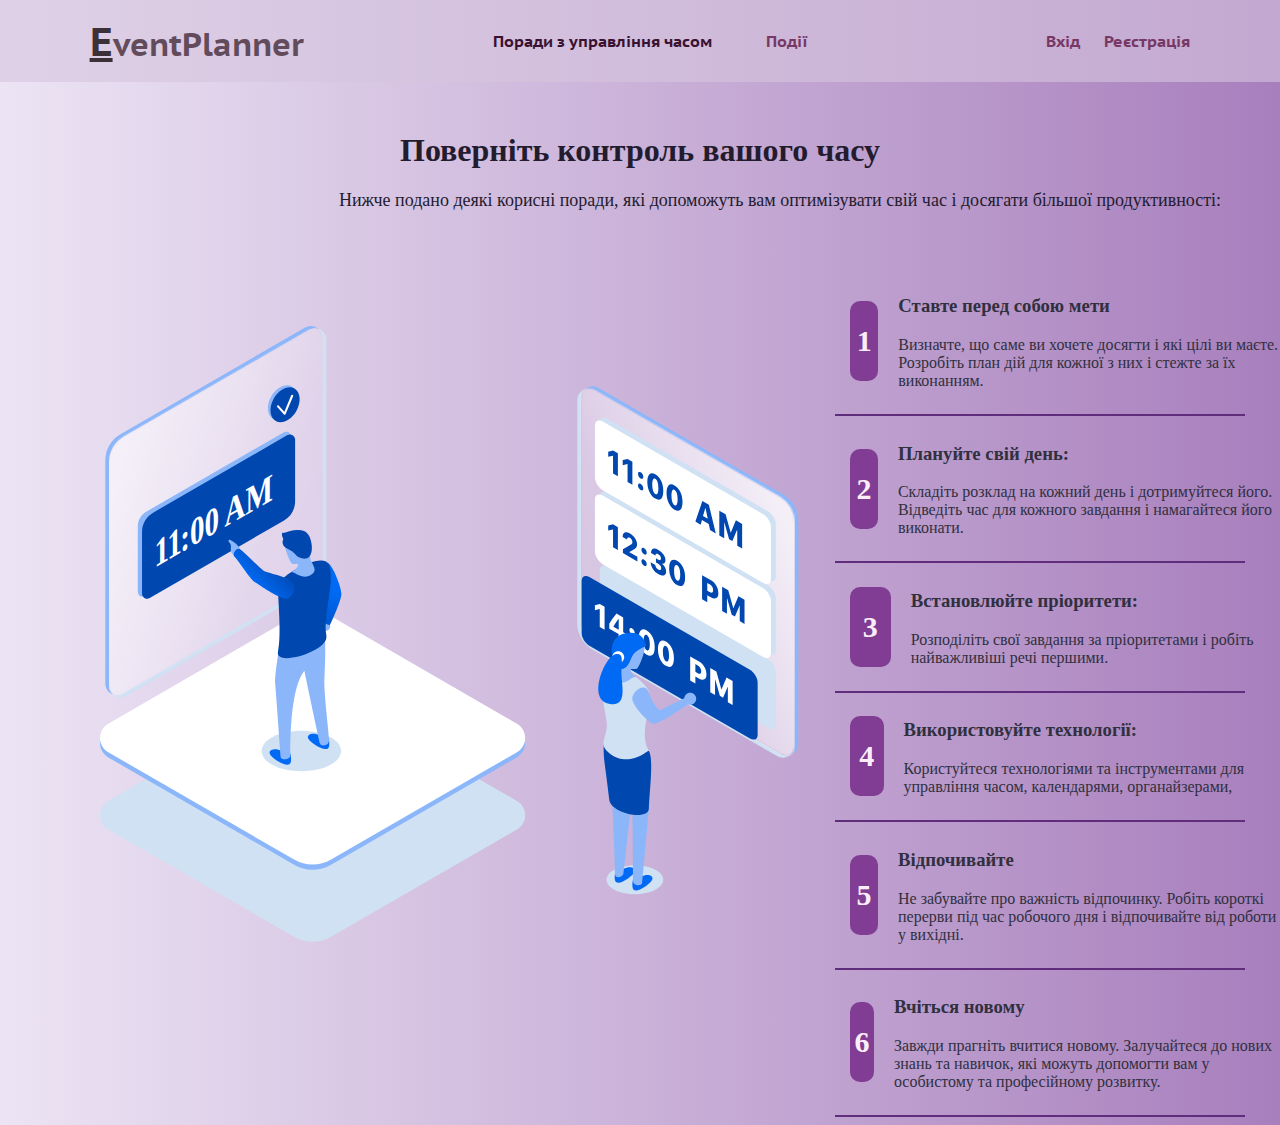
<file: tips.html>
<!DOCTYPE html>
<html lang="en">

<head>
    <meta charset="UTF-8">
    <title>Event Planner</title>
    <link rel="stylesheet" href="./css/tips.css">
    <link rel="preconnect" href="https://fonts.googleapis.com">
    <link rel="preconnect" href="https://fonts.gstatic.com" crossorigin>
    <link href="https://fonts.googleapis.com/css2?family=PT+Sans+Caption:wght@400;700&display=swap" rel="stylesheet">
    
</head>
<body>

        <header class="header">
            <a href="index.html" class="logo">
                <span>E</span>ventPlanner
            </a>

            <nav style="text-align: center;">
                <ul class="nav_links">
                    <li><a   href="#" class="active">Поради з управління часом</a></li>
                    <li><a href="event.html">Події</a></li>
                </ul>
            </nav>

            <nav class="main_menu">
                <ul>
                    <li><a href="login.html">Вхід</a></li>
                    <li><a href="registration.html">Реєстрація</a></li>
                </ul>
            </nav>
        </header>   
        <main>
                <div >
                    <h1>Поверніть контроль вашого часу</h1>
                    <h2>Нижче подано деякі корисні поради, які допоможуть вам оптимізувати свій час і досягати більшої продуктивності:</h2>
                    <div class="container_0">
                        <div style="display: flex;">
                            <div> <img class="img" src="./img/3 (1).svg" alt=""></div>
                            <div style="padding-top: 50px;">
                                <div class="container_advice">
                                    <div class="square">1</div>
                                    <div class="advice">
                                        <h3>Ставте перед собою мети</h3>
                                        <p>Визначте, що саме ви хочете досягти і які цілі ви маєте. Розробіть план дій для кожної з них і стежте за їх виконанням.</p>
                                    </div>
                                </div>

                                <hr width="85%" color="#602d7c" size="2">

                                <div class="container_advice">
                                    <div class="square">2</div>
                                    <div class="advice">
                                        <h3>Плануйте свій день:</h3>
                                        <p>Складіть розклад на кожний день і дотримуйтеся його. Відведіть час для кожного завдання і намагайтеся його виконати.</p>
                                    </div>
                                </div>
                                <hr width="85%" color="#602d7c" size="2">

                                <div class="container_advice">
                                    <div class="square">3</div>
                                    <div class="advice">
                                        <h3>Встановлюйте пріоритети:</h3>
                                        <p>Розподіліть свої завдання за пріоритетами і робіть найважливіші речі першими.</p>
                                    </div>
                                </div>
                                <hr width="85%" color="#602d7c" size="2">

                                <div class="container_advice">
                                    <div class="square">4</div>
                                    <div class="advice">
                                        <h3>Використовуйте технології: </h3>
                                        <p>Користуйтеся технологіями та інструментами для управління часом, календарями, органайзерами,</p>
                                    </div>
                                </div>
                                <hr width="85%" color="#602d7c" size="2">

                                <div class="container_advice">
                                    <div class="square">5</div>
                                    <div class="advice">
                                        <h3>Відпочивайте</h3>
                                        <p>Не забувайте про важність відпочинку. Робіть короткі перерви під час робочого дня і відпочивайте від роботи у вихідні.</p>
                                    </div>
                                </div>
                                <hr width="85%" color="#602d7c" size="2">

                                <div class="container_advice">
                                    <div class="square">6</div>
                                    <div class="advice">
                                        <h3>Вчіться новому</h3>
                                        <p>Завжди прагніть вчитися новому. Залучайтеся до нових знань та навичок, які можуть допомогти вам у особистому та професійному розвитку.</p>
                                    </div>
                                </div>
                                <hr width="85%" color="#602d7c" size="2">
                                
                             </div>  
                         </div> 
                    </div>
            </main>
    </div>
    


</body>
</html>
</file>
<file: css/style.css>
body{
    padding: 0;
    margin: 0;
    background: linear-gradient(to right, #ece4f4, #a87fbd);

}
.header {
    top: 0;
    left: 0;
    right: 0;
    z-index: 10000;
     background:hsla(283, 26%, 82%, 0.6);
    display:flex;
    align-items: center;
    justify-content: space-between;
    padding: 1.0rem 7%;
    height: 50px;
}
.header .logo {
    font-weight: bolder;
    color: #624c5c;
    text-decoration: none;
    font-size: 2.0rem;
    
    font-family: 'PT Sans Caption', sans-serif;
}


.header .logo span {
    color:#3c3039;
    text-decoration: underline;
    font-size: 2.5rem;
    font-family: 'PT Sans Caption', sans-serif;

}


.nav_links{
    list-style: none;
    list-style-type: none;
    padding: 0;
    margin: 0;
    text-align: center;
}
.nav_links ul{
    list-style-type: none; /* Вимкнути маркери списку */
    padding: 0; 

    justify-content: center;
}
.nav_links li{
    display:inline-block;
    padding: 0px 20 px;
    margin-right: 50px;
}
.nav_links li a,
.main_menu li a{
    display: contents;
    color: #773865;
    font-weight: 700;
    font-family: 'PT Sans Caption', sans-serif;
    padding: 10px 20px; /* додайте відступи для зручності */
    text-decoration: none;
    transition: all 0.3s ease 0s;
}
.nav_links li a:hover,
.main_menu li a:hover {
    color: #5a254d; /* Темніший колір тексту при наведенні */
    text-shadow: 0px 2px 4px rgba(0, 0, 0, 0.3); /* Додайте нижню тінь при наведенні */
}


.main_menu {
    text-align: center;
}

.main_menu ul {
    list-style-type: none;
    padding: 0;
    margin: 0;
}

.main_menu li {
    display: inline-block;
    margin-right: 20px; 
}

.main_menu li:last-child {
    margin-right: 0; /* видаляємо відступ у останньому елементі */
}
.main_menu li a:hover{
    color: #773865;
}
h1 {
    margin-left: 100px;
    max-width: 600px;
    color: rgb(35, 28, 47);
    font-family: 'PT Sans Caption', sans-serif;
    font-weight: 600;
    margin-top: 120px;
    text-align:justify ;
}
h3 {
    margin-left:100px;
    margin-top: 30px;
    max-width:1000px;
    font-family: 'PT Sans Caption', sans-serif;
    font-weight: 500;
    color: rgb(35, 28, 47);
    text-align:justify ;
}
hr{
    margin-left: 100px;
    
}
.register_button {
    background-color: #602d7c; 
    color: rgb(230, 229, 229); 
    padding: 15px 30px; 
    text-align: center; 
    text-decoration: none; 
    display: inline-block; 
    font-size: 16px; 
    margin: 4px 2px; 
    border-radius: 5px;
    margin-left: 100px;
    margin-top: 50px;
    box-shadow: 2px 2px 6px rgba(60, 25, 63, 0.5); 
    transition: box-shadow 0.5s ease; 
    font-family: 'PT Sans Caption', sans-serif;
}

.register_button:hover {
    background-color: #3e244f;
    box-shadow: 5px 5px 10px rgba(39, 25, 41, 0.5); 
    color: rgb(245, 245, 245); 
}
.img_1{
    width: 750px;
    margin-left: 100px;
    margin-top: 80px;
}
h2{

    text-align:center; 
    font-size: 25px; 
    color: #201a1a; 
    align-items: center;
    font-family: 'PT Sans Caption', sans-serif;
    margin-top: 0px; 
    margin-bottom: 10px; 
    cursor:default; 
}


.img_service{
    width: 100px;
}


.service{
    margin-top: 50px;
    padding-bottom: 50px;
   padding-left:150px;
   padding-top: 80px;
    text-align: center;

}
.service .box_container {
    padding-top: 50px;
    display: grid;
    grid-template-columns: repeat(auto-fit, minmax(25%, 1fr));
    gap: 1.5rem;
}

.service .box_container .box {
    border-radius:10px;
    background:#faf3f7 ;
    border: solid #5f3c5c ;
    text-align: center;
    padding: 50px;
    width: 250px;
}
.service .box_container .box h4 {
    font-size: 20px;
    color: #0e0d0d;
    font-family: 'PT Sans Caption', sans-serif;
    
   
}
.service .box_container .box p {
    font-family: 'PT Sans Caption', sans-serif;
    color: #1a1414;

}
.service .box_container .box:hover {
    transform: translateY(-10px); /* Зміщення вверх при наведенні */
    box-shadow: 0 0 10px rgba(0, 0, 0, 0.3); 
    background: linear-gradient(to top, rgb(255, 249, 249), transparent);

}

    
h5{

    max-width:600px;
    font-size: 20px;
    margin-left:850px;
    color: rgb(35, 28, 47);
    text-align:right ; 
 
}

.img_2{
    width: 600px;
    margin-left:30%;   
}


.img_list {
    display: flex;
    list-style-type: none;
    padding: 50px; 
}

.img_list li {
    margin-right: 30px; 
    text-align: center;
    color: #0e0d0d;
    font-family: 'PT Sans Caption', sans-serif;
}

.category_img {
    width: 340px;
    height: 250px;
    object-fit: cover;
    border-radius: 5px;
}
</file>
<file: css/editEvent.css>
* {
    margin: 0px;
    padding: 0px;
    box-sizing: border-box;
}

body {
    background: #a87fbd;
    background: -webkit-linear-gradient(to right, #a87fbd, #E0EAFC);
    background: linear-gradient(to right, #e0d4e7, #a87fbd);
}
.header {
    top: 0;
    left: 0;
    right: 0;
    z-index: 10000;
    background:hsla(283, 26%, 82%, 0.6);
    display:flex;
    align-items: center;
    justify-content: space-between;
    padding: 1.0rem 7%;
    height: 80px;
}
.header .logo {
    font-weight: bolder;
    color: #624c5c;
    text-decoration: none;
    font-size: 2.0rem;
    
    font-family: 'PT Sans Caption', sans-serif;
}


.header .logo span {
    color:#3c3039;
    text-decoration: underline;
    font-size: 2.5rem;
    font-family: 'PT Sans Caption', sans-serif;

}


.nav_links{
    list-style: none;
    list-style-type: none;
    padding: 0;
    margin: 0;
    text-align: center;
}
.nav_links ul{
    list-style-type: none; /* Вимкнути маркери списку */
    padding: 0; 

    justify-content: center;
}
.nav_links li{
    display:inline-block;
    padding: 0px 20 px;
    margin-right: 50px;
}
.nav_links li a,
.main_menu li a{
    display: contents;
    color: #773865;
    font-weight: 700;
    font-family: 'PT Sans Caption', sans-serif;
    padding: 10px 20px; 
    transition: all 0.3s ease 0s;
}
.nav_links li a:hover,
.main_menu li a:hover {
    color: #5a254d; 
    text-shadow: 2px 2px 4px rgba(51, 40, 47, 0.5); 
}


.nav_links li a:active,
.main_menu li a:active {
    color: #3a1230; 
    transform: scale(0.98);
}

.nav_links li .active{

    text-decoration: underline;
    color: #3a1230;

}

.main_menu {
    text-align: center;
}

.main_menu ul {
    list-style-type: none;
    padding: 0;
    margin: 0;
}

.main_menu li {
    display: inline-block;
    margin-right: 20px; 
}

.main_menu li:last-child {
    margin-right: 0; /* видаляємо відступ у останньому елементі */
}
.main_menu li a:hover{
    color: #773865;
}


.container {
    margin-top: 3%;
    max-width: 600px;
    border: ridge 1.5px white;
    padding: 20px;
}


#fiveDetails{
    width:300 px;
    }
</file>
<file: css/newevent.css>
* {
    margin: 0px;
    padding: 0px;
    box-sizing: border-box;
}

body {
    background: #a87fbd;
    background: -webkit-linear-gradient(to right, #a87fbd, #E0EAFC);
    background: linear-gradient(to right, #e0d4e7, #a87fbd);
}
.header {
    top: 0;
    left: 0;
    right: 0;
    z-index: 10000;
    background:hsla(283, 26%, 82%, 0.6);
    display:flex;
    align-items: center;
    justify-content: space-between;
    padding: 1.0rem 7%;
    height: 80px;
}
.header .logo {
    font-weight: bolder;
    color: #624c5c;
    text-decoration: none;
    font-size: 2.0rem;
    
    font-family: 'PT Sans Caption', sans-serif;
}


.header .logo span {
    color:#3c3039;
    text-decoration: underline;
    font-size: 2.5rem;
    font-family: 'PT Sans Caption', sans-serif;

}


.nav_links{
    list-style: none;
    list-style-type: none;
    padding: 0;
    margin: 0;
    text-align: center;
}
.nav_links ul{
    list-style-type: none; /* Вимкнути маркери списку */
    padding: 0; 

    justify-content: center;
}
.nav_links li{
    display:inline-block;
    padding: 0px 20 px;
    margin-right: 50px;
}
.nav_links li a,
.main_menu li a{
    display: contents;
    color: #773865;
    font-weight: 700;
    font-family: 'PT Sans Caption', sans-serif;
    padding: 10px 20px; 
    transition: all 0.3s ease 0s;
}
.nav_links li a:hover,
.main_menu li a:hover {
    color: #5a254d; 
    text-shadow: 2px 2px 4px rgba(51, 40, 47, 0.5); 
}


.nav_links li a:active,
.main_menu li a:active {
    color: #3a1230; 
    transform: scale(0.98);
}

.nav_links li .active{

    text-decoration: underline;
    color: #3a1230;

}

.main_menu {
    text-align: center;
}

.main_menu ul {
    list-style-type: none;
    padding: 0;
    margin: 0;
}

.main_menu li {
    display: inline-block;
    margin-right: 20px; 
}

.main_menu li:last-child {
    margin-right: 0; /* видаляємо відступ у останньому елементі */
}
.main_menu li a:hover{
    color: #773865;
}


.container {
    margin-top: 3%;
    width: 400px;
    border: ridge 1.5px white;
    padding: 30px;
}
.form-control{
    max-width: 500px;
}

.btn_btn_primary_mt_3{
    background-color: #634076; 
    color: rgb(230, 229, 229); 
    text-align: center; 
    margin-left:80px;
    margin-top:30px;
    text-decoration: none; 
    display: inline-block; 
    font-family: 'PT Sans Caption', sans-serif;
    border: none;
    padding: 10px 20px; 
    text-align: center; 
    display: inline-block; 
    font-size: 16px; 
    border-radius: 12px; 
    cursor: pointer; 
}
.btn_btn_primary_mt_3:hover {
    background-color: #472a57; 
}

.btn_btn_primary_mt_3:active {
    background-color: #351b3d; 
    transform: scale(0.98); 
}
</file>
<file: css/event.css>
/* Загальні стилі для мобільних пристроїв */
body {
    padding: 0;
    margin: 0;
    background: #a87fbd;
    background: -webkit-linear-gradient(to right, #a87fbd, #E0EAFC);
    background: linear-gradient(to right, #e0d4e7, #a87fbd);
}

.header {
    top: 0;
    left: 0;
    right: 0;
    z-index: 10000;
    background: hsla(283, 26%, 82%, 0.6);
    display: flex;
    align-items: center;
    justify-content: space-between;
    padding: 1.0rem 5%; /* зменшено padding для мобільних пристроїв */
    height: 50px;
}

.header .logo {
    font-weight: bolder;
    color: #624c5c;
    text-decoration: none;
    font-size: 1.5rem; /* зменшено шрифт для мобільних пристроїв */
    font-family: 'PT Sans Caption', sans-serif;
}

.header .logo span {
    color: #3c3039;
    text-decoration: underline;
    font-size: 2.0rem; /* зменшено шрифт для мобільних пристроїв */
    font-family: 'PT Sans Caption', sans-serif;
}

.nav_links {
    list-style: none;
    list-style-type: none;
    padding: 0;
    margin: 0;
    text-align: center;
}

.nav_links ul {
    list-style-type: none;
    padding: 0;
    justify-content: center;
}

.nav_links li {
    display: inline-block;
    padding: 0px 10px; /* зменшено padding для мобільних пристроїв */
    margin-right: 20px; /* зменшено margin для мобільних пристроїв */
}

.nav_links li a,
.main_menu li a {
    display: contents;
    color: #773865;
    font-weight: 700;
    font-family: 'PT Sans Caption', sans-serif;
    padding: 10px 15px; /* зменшено padding для мобільних пристроїв */
    transition: all 0.3s ease 0s;
}

.nav_links li a:hover,
.main_menu li a:hover {
    color: #5a254d;
    text-shadow: 2px 2px 4px rgba(51, 40, 47, 0.5);
}

.nav_links li a:active,
.main_menu li a:active {
    color: #3a1230;
    transform: scale(0.98);
}

.nav_links li .active {
    text-decoration: underline;
    color: #3a1230;
}

.main_menu {
    text-align: center;
}

.main_menu ul {
    list-style-type: none;
    padding: 0;
    margin: 0;
}

.main_menu li {
    display: inline-block;
    margin-right: 10px; /* зменшено margin для мобільних пристроїв */
}

.main_menu li:last-child {
    margin-right: 0;
}

.main_menu li a:hover {
    color: #773865;
}

h1 {
    text-align: center;
    font-size: 24px; /* зменшено шрифт для мобільних пристроїв */
    color: #242424;
    margin-top: 20px; /* зменшено відступ для мобільних пристроїв */
}

.event-list {
    display: flex;
    flex-direction: column; /* змінено на колонку для мобільних пристроїв */
    margin-top: 20px; /* зменшено відступ для мобільних пристроїв */
    margin-left: auto; /* вирівнювання по центру */
    margin-right: auto; /* вирівнювання по центру */
    gap: 20px;
    width: 90%; /* ширина для мобільних пристроїв */
}

.event-item {
    background-color: white;
    border-radius: 10px;
    overflow: hidden;
    box-shadow: 0 8px 8px rgba(50, 49, 49, 0.5);
    width: 100%; /* повна ширина для мобільних пристроїв */
    position: relative;
    display: flex;
    flex-direction: column;
    transition: transform 0.3s;
}
h2{
    text-align: center;
}
.event-item:hover {
    transform: scale(1.05);
}

.event-item:hover .join-button {
    display: block;
}

.event-item:hover .event-details p,
.event-item:hover .event-details .event-info {
    opacity: 0;
}

.event-image {
    overflow: hidden;
}

.event-image img {
    width: 100%;
    height: auto;
    transition: transform 0.3s;
}

.event-item:hover .event-image img {
    transform: scale(1.1);
}

.event-details {
    padding: 15px;
    position: relative;
    transition: opacity 0.3s;
}

.event-details h2 {
    font-size: 1.2em; /* зменшено шрифт для мобільних пристроїв */
    margin: 0 0 10px 0;
}

.event-details p {
    margin: 5px 0;
}

.event-info {
    display: flex;
    justify-content: space-between;
    font-size: 0.9em;
    color: gray;
    margin-top: 10px;
}

.event-favorite {
    position: absolute;
    top: 10px;
    right: 10px;
    font-size: 1.5em;
    color: #773865;
}

.join-button {
    display: none;
    margin-bottom: 20px;
    position: absolute;
    bottom: 15px;
    left: 50%;
    transform: translateX(-50%);
    padding: 10px 20px;
    background-color: #773865;
    color: white;
    border: none;
    border-radius: 5px;
    cursor: pointer;
    transition: background-color 0.3s;
}

.join-button:hover {
    background-color: #5a254d;
}





.modal {
    display: none; 
    position: fixed; 
    z-index: 1000; 
    left: 0;
    top: 0;
    width: 100%; 
    height: 100%; 
    overflow: auto; 
    background-color: rgb(0, 0, 0); 
    background-color: rgba(0, 0, 0, 0.4); 
    padding-top: 60px;
}

.modal-content {
    background-color: #fefefe;
    margin: auto; 
    padding: 20px;
    border: 1px solid #888;
    width: 80%; 
    max-width: 500px; 
    text-align: center;
    border-radius: 10px;
    position: relative;
}

.close-button {
    color: #aaa;
    float: right;
    font-size: 28px;
    font-weight: bold;
    position: absolute;
    right: 10px;
    top: 5px;
}

.close-button:hover,
.close-button:focus {
    color: black;
    text-decoration: none;
    cursor: pointer;
}




/* Адаптивність для планшетів */
@media (min-width: 768px) {
    .header .logo {
        font-size: 2.0rem;
    }
    
    .header .logo span {
        font-size: 2.5rem;
    }

    .nav_links li {
        padding: 0px 15px;
        margin-right: 30px;
    }

    .event-list {
        margin-bottom: 50px;
        flex-direction: row; /* змінено на ряд для планшетів */
        flex-wrap: wrap; /* для розміщення елементів в декілька рядів */
        justify-content: center; /* вирівнювання по центру */
        gap: 20px;
    }

    .event-item {
        width: 45%; /* ширина для планшетів */
    }

    h1 {
        font-size: 30px;
        margin-top: 50px;
    }
}

/* Адаптивність для настільних комп'ютерів */
@media (min-width: 1024px) {
    .header .logo {
        font-size: 2.5rem;
    }
    
    .header .logo span {
        font-size: 3rem;
    }

    .nav_links li {
        padding: 0px 20px;
        margin-right: 50px;
    }

    .event-item {
        width: 300px; /* фіксована ширина для настільних комп'ютерів */
    }

    h1 {
        font-size: 35px;
        margin-top: 50px;
    }
}
</file>
<file: css/eventdetails.css>
* {
    margin: 0px;
    padding: 0px;
    box-sizing: border-box;
}

body {
    background: #a87fbd;
    background: -webkit-linear-gradient(to right, #a87fbd, #E0EAFC);
    background: linear-gradient(to right, #e0d4e7, #a87fbd);
}
.header {
    top: 0;
    left: 0;
    right: 0;
    z-index: 10000;
    background:hsla(283, 26%, 82%, 0.6);
    display:flex;
    align-items: center;
    justify-content: space-between;
    padding: 1.0rem 7%;
    height: 80px;
}
.header .logo {
    font-weight: bolder;
    color: #624c5c;
    text-decoration: none;
    font-size: 2.0rem;
    
    font-family: 'PT Sans Caption', sans-serif;
}


.header .logo span {
    color:#3c3039;
    text-decoration: underline;
    font-size: 2.5rem;
    font-family: 'PT Sans Caption', sans-serif;

}


.nav_links{
    list-style: none;
    list-style-type: none;
    padding: 0;
    margin: 0;
    text-align: center;
}
.nav_links ul{
    list-style-type: none; /* Вимкнути маркери списку */
    padding: 0; 

    justify-content: center;
}
.nav_links li{
    display:inline-block;
    padding: 0px 20 px;
    margin-right: 50px;
}
.nav_links li a,
.main_menu li a{
    display: contents;
    color: #773865;
    font-weight: 700;
    font-family: 'PT Sans Caption', sans-serif;
    padding: 10px 20px; 
    transition: all 0.3s ease 0s;
}
.nav_links li a:hover,
.main_menu li a:hover {
    color: #5a254d; 
    text-shadow: 2px 2px 4px rgba(51, 40, 47, 0.5); 
}


.nav_links li a:active,
.main_menu li a:active {
    color: #3a1230; 
    transform: scale(0.98);
}

.nav_links li .active{

    text-decoration: underline;
    color: #3a1230;

}

.main_menu {
    text-align: center;
}

.main_menu ul {
    list-style-type: none;
    padding: 0;
    margin: 0;
}

.main_menu li {
    display: inline-block;
    margin-right: 20px; 
}

.main_menu li:last-child {
    margin-right: 0; /* видаляємо відступ у останньому елементі */
}
.main_menu li a:hover{
    color: #773865;
}



.back-button {
    position: absolute;
    top: 10px;
    left: 10px;
    background-color: #9f8da9;
    color: white;
    border: none;
    padding: 10px 20px;
    border-radius: 5px;
    cursor: pointer;
    margin-top: 120px;
    margin-left: 100px;
    font-family: 'PT Sans Caption', sans-serif;
    font-size: 14px;
}

.back-button:hover {
    background-color: #472a57;
}

.back-button:active {
    background-color: #351b3d;
    transform: scale(0.98);
}


.container {
    margin-top: 3%;
    max-width: 600px;
    border: ridge 1.5px white;
    padding: 20px;
}

#fiveDetails{
width:300 px;
}
</file>
<file: css/eventlist.css>
* {
    margin: 0px;
    padding: 0px;
    box-sizing: border-box;
}

body {
    background: #a87fbd;
    background: -webkit-linear-gradient(to right, #a87fbd, #E0EAFC);
    background: linear-gradient(to right, #e0d4e7, #a87fbd);
}
.header {
    top: 0;
    left: 0;
    right: 0;
    z-index: 10000;
    background:hsla(283, 26%, 82%, 0.6);
    display:flex;
    align-items: center;
    justify-content: space-between;
    padding: 1.0rem 7%;
    height: 80px;
}
.header .logo {
    font-weight: bolder;
    color: #624c5c;
    text-decoration: none;
    font-size: 2.0rem;
    
    font-family: 'PT Sans Caption', sans-serif;
}


.header .logo span {
    color:#3c3039;
    text-decoration: underline;
    font-size: 2.5rem;
    font-family: 'PT Sans Caption', sans-serif;

}


.nav_links{
    list-style: none;
    list-style-type: none;
    padding: 0;
    margin: 0;
    text-align: center;
}
.nav_links ul{
    list-style-type: none; /* Вимкнути маркери списку */
    padding: 0; 

    justify-content: center;
}
.nav_links li{
    display:inline-block;
    padding: 0px 20 px;
    margin-right: 50px;
}
.nav_links li a,
.main_menu li a{
    display: contents;
    color: #773865;
    font-weight: 700;
    font-family: 'PT Sans Caption', sans-serif;
    padding: 10px 20px; 
    transition: all 0.3s ease 0s;
}
.nav_links li a:hover,
.main_menu li a:hover {
    color: #5a254d; 
    text-shadow: 2px 2px 4px rgba(51, 40, 47, 0.5); 
}


.nav_links li a:active,
.main_menu li a:active {
    color: #3a1230; 
    transform: scale(0.98);
}

.nav_links li .active{

    text-decoration: underline;
    color: #3a1230;

}
.main_menu {
    text-align: center;
}

.main_menu ul {
    list-style-type: none;
    padding: 0;
    margin: 0;
}

.main_menu li {
    display: inline-block;
    margin-right: 20px; 
}

.main_menu li:last-child {
    margin-right: 0; /* видаляємо відступ у останньому елементі */
}
.main_menu li a:hover{
    color: #773865;
}


.list{

    z-index: 10000;
    background:hsla(283, 26%, 82%, 0.6);
    display:flex;
    align-items: center;
    justify-content: space-between;
    font-weight: 700;
    font-family: 'PT Sans Caption', sans-serif;
    padding: 50px;
    padding-right: 50px;
    height: 80px;
    list-style-type: none;
}
.btn_btn_primary{
    background-color: #803d93; 
    color: rgb(230, 229, 229); 
    text-align: center; 
    margin-bottom: 20px;
    text-decoration: none; 
    display: inline-block; 
    font-family: 'PT Sans Caption', sans-serif;
    border: none;
    margin-top: 15px;
    padding: 10px 50px; 
    text-align: center; 
    display: inline-block; 
    font-size: 16px; 
    border-radius: 5px; 
    cursor: pointer;    
}

.btn_btn_primary:hover {
    background-color: #571e67; 
}
.btn_btn_primary:active {
    background-color: #3e1549; 
    transform: scale(0.98); 
}

.btn_btn_primary_my_2{
    background-color: #803d93; 
    color: rgb(230, 229, 229); 
    text-align: center; 
    margin-left: 40px;
    margin-bottom: 20px;
    text-decoration: none; 
    display: inline-block; 
    font-family: 'PT Sans Caption', sans-serif;
    border: none;
    padding: 20px 20px; 
    text-align: center; 
    display: inline-block; 
    font-size: 16px; 
    border-radius: 12px; 
    cursor: pointer; 
}
.btn_btn_primary_my_2:hover {
    background-color: #472a57; 
}
.btn_btn_primary_my_2:active {
    background-color: #351b3d; /* Темніший колір при натисканні */
    transform: scale(0.98); /* Легке зменшення кнопки для ефекту натискання */
}
.btn_btn_primary_mt_3{
    background-color: #803d93; 
    color: rgb(230, 229, 229); 
    text-align: center; 
    text-decoration: none; 
    display: inline-block; 
    font-family: 'PT Sans Caption', sans-serif;
    border: none;
    padding: 5px 20px; 
    text-align: center; 
    display: inline-block; 
    font-size: 16px; 
    border-radius: 5px; 
    cursor: pointer; 
}
.btn_btn_primary_mt_3:hover {
    background-color: #472a57; 
}
.btn_btn_primary_mt_3:active {
    background-color: #351b3d; /* Темніший колір при натисканні */
    transform: scale(0.98); /* Легке зменшення кнопки для ефекту натискання */
}

#myInput {
    background-image: url('/css/searchicon.png');
    background-position: 10px 12px;
    background-repeat: no-repeat;
    width: 100%;
    font-size: 16px;
    padding: 12px 20px 12px 40px;
    border: 1px solid #ddd;
    margin-bottom: 12px;
  }
  

  #myTable {
    border-collapse: collapse;
    width: 100%;
    border: 2px solid #ddd;
    font-size: 18px;
  }
  
  #myTable th,
  #myTable td {
    width: 100%;
    text-align: left;
    padding: 5px;
}
  
  #myTable tr {
    border-bottom: 1px solid #ddd;
    display: flex;
    height: 80px;
    align-items: center;
    flex-direction: row;
} 
  #myTable tr.header,
  #myTable tr:hover {
  
    background-color: #f1f1f1;
  }
  
  @media (max-width:480px) {
    .container {
      width: 400PX;
    }
  
    #myTable {
      font-size: 12px;
    }
  }
</file>
<file: css/registeredPage.css>
* {
    margin: 0px;
    padding: 0px;
    box-sizing: border-box;
}
body{
    padding: 0;
    margin: 0;
    background: linear-gradient(to right, #ece4f4, #a87fbd);

}
.header {
    top: 0;
    left: 0;
    right: 0;
    z-index: 10000;
    background:hsla(283, 26%, 82%, 0.6);
    display:flex;
    align-items: center;
    justify-content: space-between;
    padding: 1.0rem 7%;
    height: 80px;
}
.header .logo {
    font-weight: bolder;
    color: #624c5c;
    text-decoration: none;
    font-size: 2.0rem;
    
    font-family: 'PT Sans Caption', sans-serif;
}


.header .logo span {
    color:#3c3039;
    text-decoration: underline;
    font-size: 2.5rem;
    font-family: 'PT Sans Caption', sans-serif;

}


.nav_links{
    list-style: none;
    list-style-type: none;
    padding: 0;
    margin: 0;
    text-align: center;
}
.nav_links ul{
    list-style-type: none; /* Вимкнути маркери списку */
    padding: 0; 

    justify-content: center;
}
.nav_links li{
    display:inline-block;
    padding: 0px 20 px;
    margin-right: 50px;
}
.nav_links li a,
.main_menu li a{
    display: contents;
    color: #773865;
    font-weight: 700;
    font-family: 'PT Sans Caption', sans-serif;
    padding: 10px 20px; /* додайте відступи для зручності */
    text-decoration: none;
    transition: all 0.3s ease 0s;
}
.nav_links li a:hover,
.main_menu li a:hover {
    color: #5a254d; /* Темніший колір тексту при наведенні */
    text-shadow: 0px 2px 4px rgba(0, 0, 0, 0.3); /* Додайте нижню тінь при наведенні */
}


.main_menu {
    text-align: center;
}

.main_menu ul {
    list-style-type: none;
    padding: 0;
    margin: 0;
}

.main_menu li {
    display: inline-block;
    margin-right: 20px; 
}

.main_menu li:last-child {
    margin-right: 0; /* видаляємо відступ у останньому елементі */
}
.main_menu li a:hover{
    color: #773865;
}




h1 {
    margin-left: 100px;
    max-width: 600px;
    color: rgb(35, 28, 47);
    font-family: 'PT Sans Caption', sans-serif;
    font-weight: 600;
    margin-top: 120px;

}
h2 {
    margin-left:100px;
    margin-top: 30px;
    max-width:700px;
    font-family: 'PT Sans Caption', sans-serif;
    font-weight: 500;
    color: rgb(35, 28, 47);
}
.img_1{
    width: 600px;
    margin-left: 20px;
    margin-top: 50px;
}
</file>
<file: css/registation.css>
@import url('https://fonts.googleapis.com/css2?family=Poppins:wght@400;500;600;700&display=swap');

* {
    margin: 0px;
    padding: 0px;
    box-sizing: border-box;
}
body{
    padding: 0;
    margin: 0;
    background: linear-gradient(to right, #ece4f4, #a87fbd);

}
.header {
    top: 0;
    left: 0;
    right: 0;
    z-index: 10000;
    background:hsla(283, 26%, 82%, 0.6);
    display:flex;
    align-items: center;
    justify-content: space-between;
    padding: 1.0rem 7%;
    height: 80px;
}
.header .logo {
    font-weight: bolder;
    color: #624c5c;
    text-decoration: none;
    font-size: 2.0rem;
    
    font-family: 'PT Sans Caption', sans-serif;
}


.header .logo span {
    color:#3c3039;
    text-decoration: underline;
    font-size: 2.5rem;
    font-family: 'PT Sans Caption', sans-serif;

}


.nav_links{
    list-style: none;
    list-style-type: none;
    padding: 0;
    margin: 0;
    text-align: center;
}
.nav_links ul{
    list-style-type: none; /* Вимкнути маркери списку */
    padding: 0; 

    justify-content: center;
}
.nav_links li{
    display:inline-block;
    padding: 0px 20 px;
    margin-right: 50px;
}
.nav_links li a,
.main_menu li a{
    display: contents;
    color: #773865;
    font-weight: 700;
    font-family: 'PT Sans Caption', sans-serif;
    padding: 10px 20px; /* додайте відступи для зручності */
    text-decoration: none;
    transition: all 0.3s ease 0s;
}
.nav_links li a:hover,
.main_menu li a:hover {
    color: #5a254d; /* Темніший колір тексту при наведенні */
    text-shadow: 0px 2px 4px rgba(0, 0, 0, 0.3); /* Додайте нижню тінь при наведенні */
}


.main_menu {
    text-align: center;
}

.main_menu ul {
    list-style-type: none;
    padding: 0;
    margin: 0;
}

.main_menu li {
    display: inline-block;
    margin-right: 20px; 
}

.main_menu li:last-child {
    margin-right: 0; 
}
.main_menu li a:hover{
    color: #773865;
}






section {
    max-width: 100%;
    width: 50%;
}
main {
    display: flex;
    justify-content: center;
    align-items: center;
    min-height:630px; /* made the content be at the middle */

    background-size: cover;
    padding: 0 200px;
}


h1 {
    font-size: 50px;
    line-height: 56px;
    margin-bottom: 25px;
    font-weight: 700;
    font-family: 'PT Sans Caption', sans-serif;
    color: rgb(35, 28, 47);
}
.learn p {
    color: rgba(0, 0, 0, 0.755);
    line-height: 25px;
    font-weight: 400;
    font-family: 'PT Sans Caption', sans-serif;
    font-weight: 500;
    color: rgb(35, 28, 47);
}
    
.cta span {
    font-weight: 600;
    color: #ffffff;
}


.container_1{
    width: 450px;
    background-color: #ffffff;
    margin-top: 50px;
    padding: 20px;
    padding-left: 20px;
    border-radius: 10px;
    box-shadow: 0 .5em 0 rgb(0, 0, 0, .124);
}
form {
    display: flex;
    flex-direction: column;
    justify-content: center;
    align-items: center;
    width: 100%;
}

.form-group{
    width:100%;
    padding-top: 10px;

}



/*
*/

.btn-primary {
    background-color: #602d7c; 
    border: none;
    color: rgb(230, 229, 229); 
    padding: 10px 20px;
    font-size: 16px;
    border-radius: 5px;
    cursor: pointer;
    transition: background-color 0.3s;
    font-family: 'PT Sans Caption', sans-serif;
}

.btn-primary:hover {
    background-color: #3e244f;
    box-shadow: 5px 5px 10px rgba(39, 25, 41, 0.5); 
    color: rgb(245, 245, 245); 
}
.error-message {
    margin-top: 10px;
    color: red;
    font-size: 16px;
    display: none;
}
</file>
<file: css/tips.css>
body{
    padding: 0;
    margin: 0;
    background: linear-gradient(to right, #ece4f4, #a87fbd);

}

.header {
    top: 0;
    left: 0;
    right: 0;
    z-index: 10000;
    background:hsla(283, 26%, 82%, 0.6);
    display:flex;
    align-items: center;
    justify-content: space-between;
    padding: 1.0rem 7%;
    height: 50px;
}
.header .logo {
    font-weight: bolder;
    color: #624c5c;
    text-decoration: none;
    font-size: 2.0rem;
    
    font-family: 'PT Sans Caption', sans-serif;
}


.header .logo span {
    color:#3c3039;
    text-decoration: underline;
    font-size: 2.5rem;
    font-family: 'PT Sans Caption', sans-serif;

}


.nav_links{
    list-style: none;
    list-style-type: none;
    padding: 0;
    margin: 0;
    text-align: center;
}
.nav_links ul{
    list-style-type: none; 
    padding: 0; 

    justify-content: center;
}
.nav_links li{
    display:inline-block;
    padding: 0px 20 px;
    margin-right: 50px;
}


.nav_links li a,
.main_menu li a{
    display: contents;
    color: #773865;
    font-weight: 700;
    font-family: 'PT Sans Caption', sans-serif;
    padding: 10px 20px; 
    transition: all 0.3s ease 0s;
}
.nav_links li a:hover,
.main_menu li a:hover {
    color: #5a254d; 
    text-shadow: 2px 2px 4px rgba(51, 40, 47, 0.5); 
}


.nav_links li a:active,
.main_menu li a:active {
    color: #3a1230; 
    transform: scale(0.98);
}

.nav_links li .active{

    text-decoration: underline;
    color: #3a1230;

}


.main_menu {
    text-align: center;
}

.main_menu ul {
    list-style-type: none;
    padding: 0;
    margin: 0;
}

.main_menu li {
    display: inline-block;
    margin-right: 20px; 
}

.main_menu li:last-child {
    margin-right: 0; /* видаляємо відступ у останньому елементі */
}
.main_menu li a:hover{
    color: #773865;
}

h1 {

    color: rgb(35, 28, 47);
    font-weight: 600;
    margin-top: 50px;
    text-align:center;
}
h2{

    color: rgb(35, 28, 47);

    font-weight: 400;
    text-align:center;
    margin-left: 280px;
    max-width:1000px;
    font-size: 18px;
    
}

.square {
    width: 60px;
    height: 80px; 
    background-color: #803d93;
    color: #fcedfa;
    border-radius: 10px;
    display: flex;
    justify-content: center;
    align-items: center;
    font-size: 30px;
    font-weight: 600;
}

.square:hover{
    background-color: #481f53;
    color: #ffffff;
}

.container_advice{
    display: flex;
    padding-left: 50px;
    align-items: center;
}

.advice{
    max-width: 450px;
    margin-left: 20px;
    color: #30303e;
    text-align: left; 
}
h3{
    text-align: left; 
}

.advice p{
    font-size: 16px;

}


.img{
    width: 700px;
    padding-left: 100px;
    padding-top: 100px;
}
</file>
